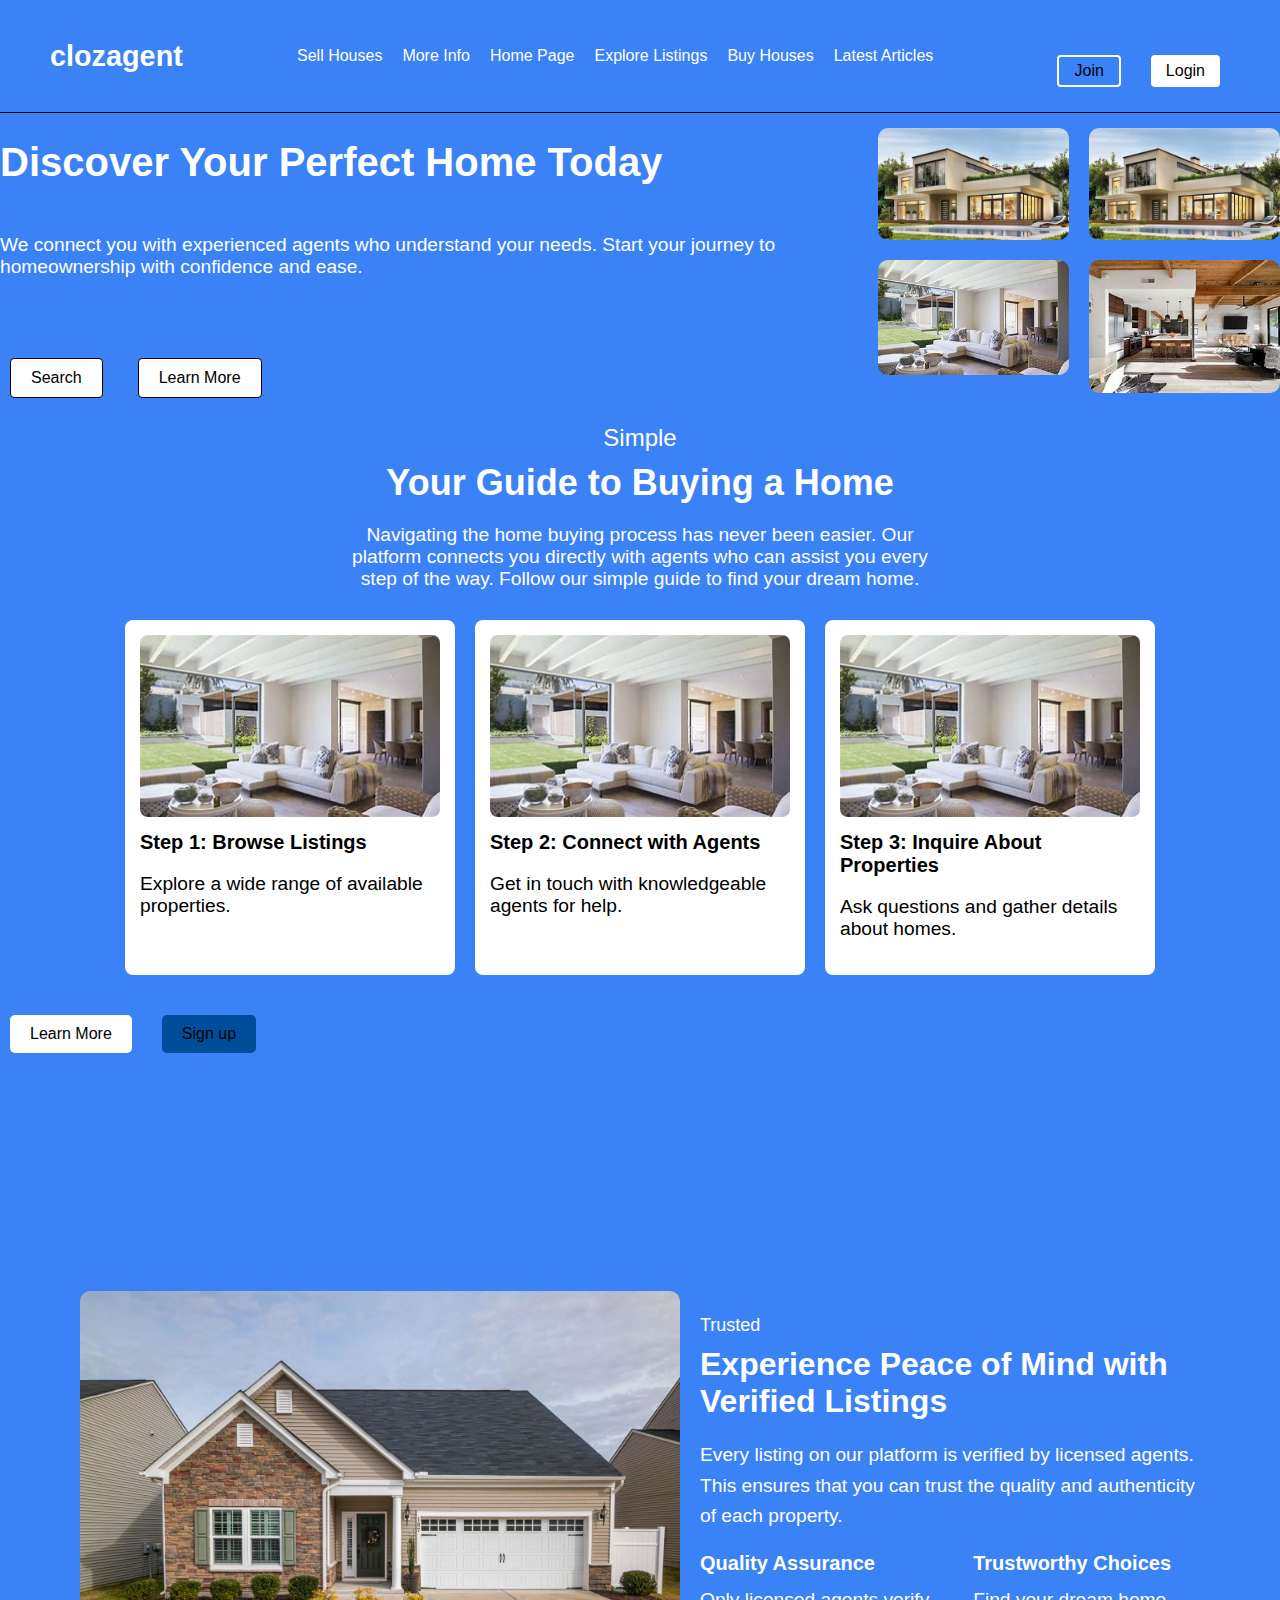
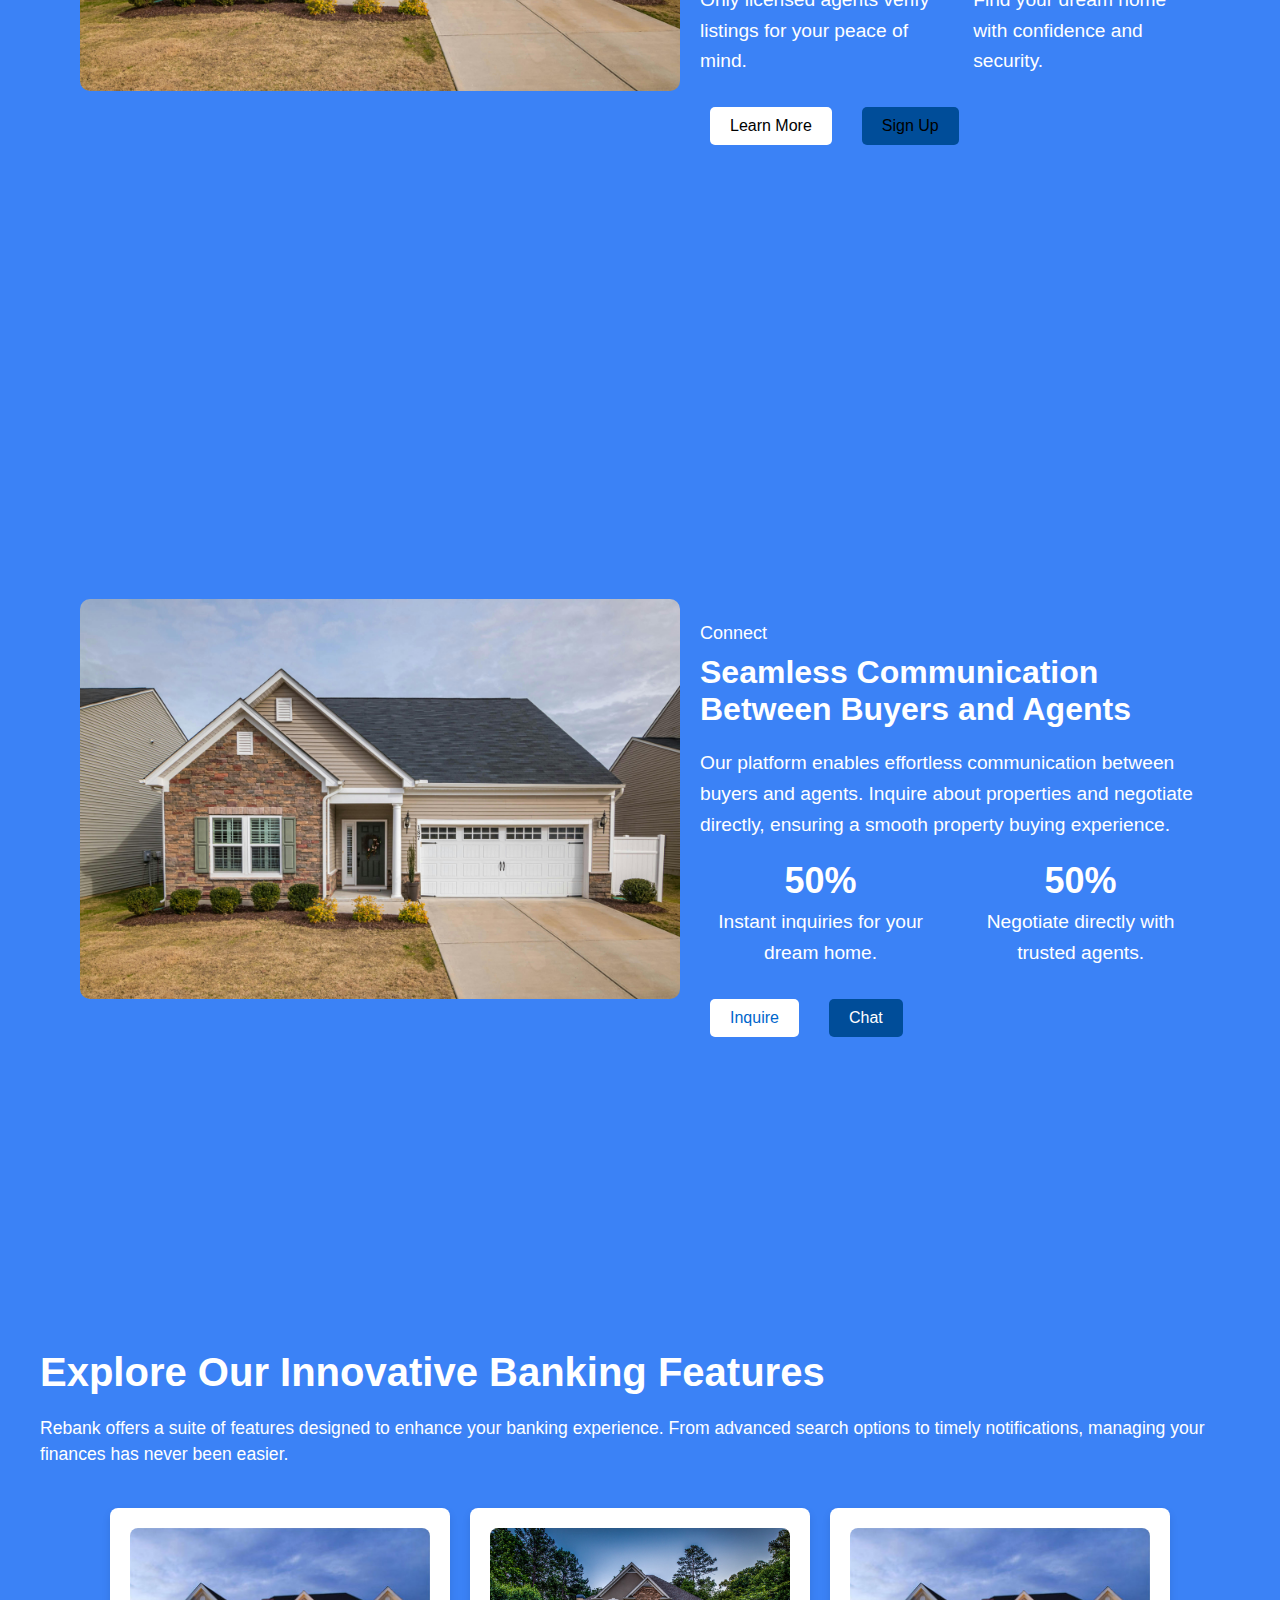
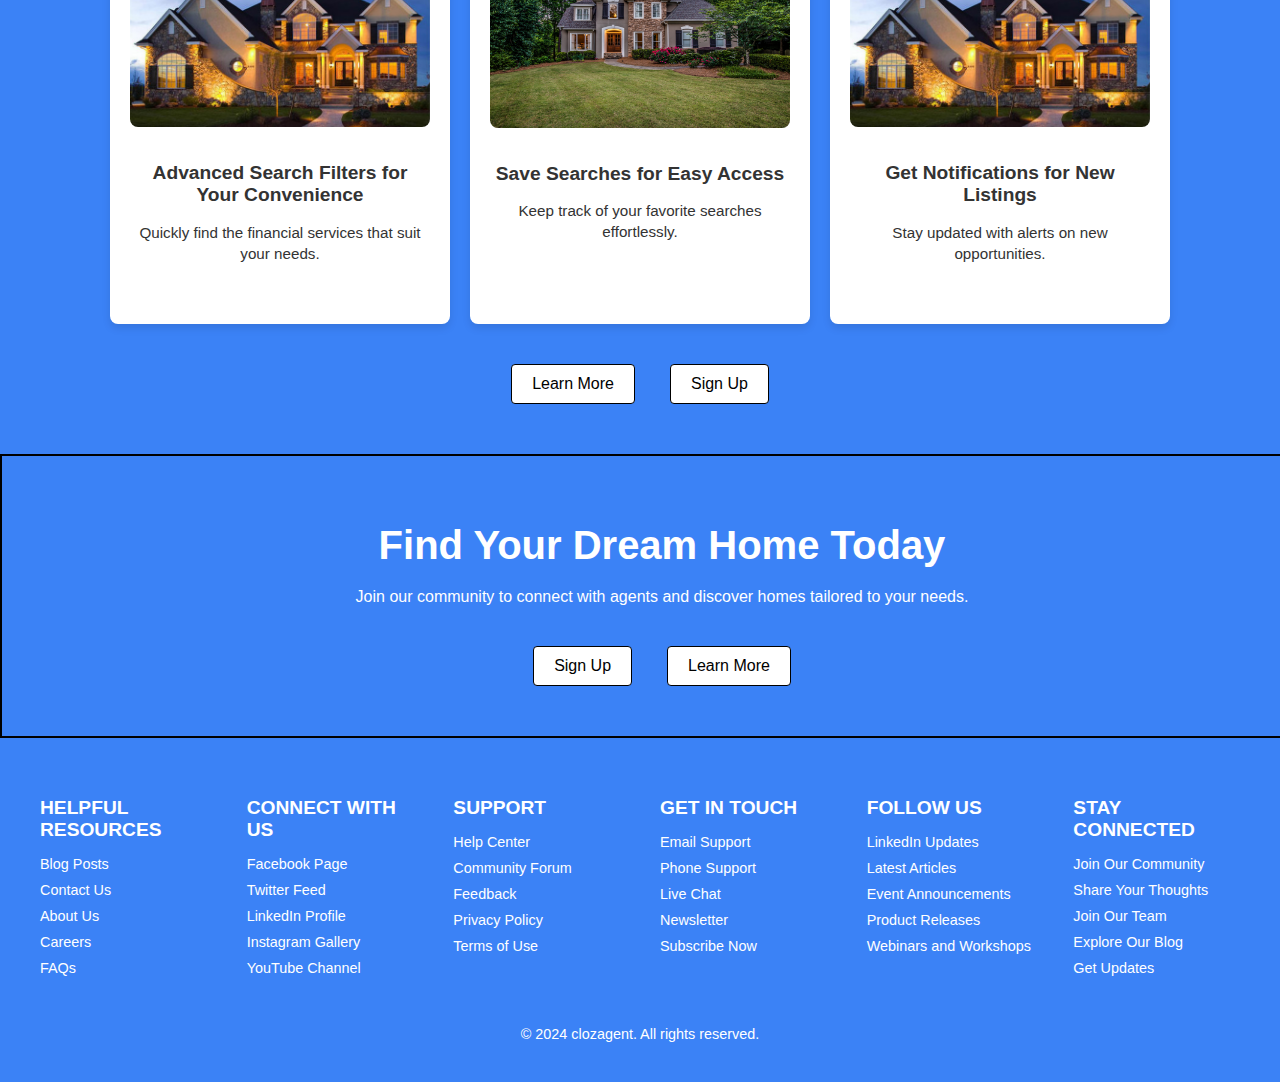
<file: index.html>
<!DOCTYPE html>
<html lang="en">
<head>
  <meta charset="UTF-8">
  <meta name="viewport" content="width=device-width, initial-scale=1.0">
 <link rel="stylesheet" href="./css/home.css">
  <title>clozagent</title>
</head>
<body>
  <nav class="navbar">
    <div class="logo">clozagent</div>
    <div class="menu">
      <a href="#">Sell Houses</a>
      <a href="#">More Info</a>
      <a href="#">Home Page</a>
      <a href="#">Explore Listings</a>
      <a href="#">Buy Houses</a>
      <a href="#">Latest Articles</a>
    </div>
    <div class="buttons">
      <button class="join-button"><a href="./signup.html">Join</a></button>
      <button class="login-button"><a href="./login.html">Login</a></button>
    </div>
  </nav>

  <div class="container1">
    <div class="content">
      <h1>Discover Your Perfect Home Today</h1>
      <p>We connect you with experienced agents who understand your needs. Start your journey to homeownership with confidence and ease.</p>
      <div class="buttons">
        <button class="search-button"><a href="">Search</a></button>
        <button class="learn-more-button"><a href="./blog.html">Learn More</a></button>
      </div>
    </div>
    <div class="image-grid">
      <img src="./img/OIP (3) - Copy.jpg" alt="House 1">
      <img src="./img/OIP (3) - Copy.jpg" alt="House 2">
      <img src="./img/OIP (5) - Copy.jpg" alt="House 3">
      <img src="./img/OIP (6) - Copy.jpg" alt="House 4">
    </div>
  </div>
  <div class="container2">
    <header>
      <h1>Simple</h1>
      <h2>Your Guide to Buying a Home</h2>
      <p>
        Navigating the home buying process has never been easier. Our platform connects you directly with agents who can assist you every step of the way. Follow our simple guide to find your dream home.
      </p>
    </header>

    <div class="steps">
      <div class="step">
        <img src="./img/OIP (5) - Copy.jpg" alt="Modern house">
        <h3>Step 1: Browse Listings</h3>
        <p>Explore a wide range of available properties.</p>
      </div>
      <div class="step">
        <img src="./img/OIP (5).jpg" alt="Traditional house">
        <h3>Step 2: Connect with Agents</h3>
        <p>Get in touch with knowledgeable agents for help.</p>
      </div>
      <div class="step">
        <img src="./img/OIP (5).jpg" alt="Luxury house">
        <h3>Step 3: Inquire About Properties</h3>
        <p>Ask questions and gather details about homes.</p>
      </div>
    </div>

    <div class="actions">
      <button class="learn-more"><a href="./blog.html">Learn More</a></button>
      <button class="sign-up"><a href="./signup.html">Sign up</a></button>
    </div>
  </div>
  <div class="container3">
    <div class="content">
      <div class="image-section">
        <img src="./img/photo-of-house-3555615 - Copy.jpg" alt="House">
      </div>
      <div class="text-section">
        <h4>Trusted</h4>
        <h1>Experience Peace of Mind with Verified Listings</h1>
        <p>
          Every listing on our platform is verified by licensed agents. This ensures that you can trust the quality and authenticity of each property.
        </p>
        <div class="features">
          <div class="feature">
            <h3>Quality Assurance</h3>
            <p>Only licensed agents verify listings for your peace of mind.</p>
          </div>
          <div class="feature">
            <h3>Trustworthy Choices</h3>
            <p>Find your dream home with confidence and security.</p>
          </div>
        </div>
        <div class="actions">
          <button class="learn-more"><a href="./blog.html">Learn More</a></button>
          <button class="sign-up"><a href="./signup.html">Sign Up</a></button>
        </div>
      </div>
    </div>
  </div>
  <div class="container4">
    <div class="content">
      <div class="image-section">
        <img src="./img/photo-of-house-3555615.jpg" alt="Beautiful house">
      </div>
      <div class="text-section">
        <h4>Connect</h4>
        <h1>Seamless Communication Between Buyers and Agents</h1>
        <p>
          Our platform enables effortless communication between buyers and agents. Inquire about properties and negotiate directly, ensuring a smooth property buying experience.
        </p>
        <div class="stats">
          <div class="stat">
            <h2>50%</h2>
            <p>Instant inquiries for your dream home.</p>
          </div>
          <div class="stat">
            <h2>50%</h2>
            <p>Negotiate directly with trusted agents.</p>
          </div>
        </div>
        <div class="actions">
          <button class="inquire">Inquire</button>
          <button class="chat">Chat</button>
        </div>
      </div>
    </div>
  </div>
  <div class="features-section">
    <h1>Explore Our Innovative Banking Features</h1>
    <p>
      Rebank offers a suite of features designed to enhance your banking experience. From advanced
      search options to timely notifications, managing your finances has never been easier.
    </p>

    <div class="features-grid">
      <div class="feature-card">
        <img src="./img/R - Copy.jpg" alt="Advanced Search Filters">
        <h2>Advanced Search Filters for Your Convenience</h2>
        <p>Quickly find the financial services that suit your needs.</p>
      </div>
      <div class="feature-card">
        <img src="./img/Residential-13-2000x1333.jpg" alt="Save Searches">
        <h2>Save Searches for Easy Access</h2>
        <p>Keep track of your favorite searches effortlessly.</p>
      </div>
      <div class="feature-card">
        <img src="./img/R - Copy.jpg" alt="Notifications">
        <h2>Get Notifications for New Listings</h2>
        <p>Stay updated with alerts on new opportunities.</p>
      </div>
    </div>

    <div class="buttons">
      <button class="learn-more"><a href="./blog.html">Learn More</a></button>
      <button class="sign-up"><a href="./signup.html">Sign Up</a></button>
    </div>
  </div>
  <div class="container5">
    <h1>Find Your Dream Home Today</h1>
    <p>Join our community to connect with agents and discover homes tailored to your needs.</p>
    <div class="buttons">
      <button><a href="./signup.html">Sign Up</a></button>
      <button><a href="./blog.html">Learn More</a></button>
  </div>
</div>
  <footer>
    <div class="footer-container">
      <div class="footer-column">
        <h3>Helpful Resources</h3>
        <ul>
          <li><a href="#">Blog Posts</a></li>
          <li><a href="#">Contact Us</a></li>
          <li><a href="#">About Us</a></li>
          <li><a href="#">Careers</a></li>
          <li><a href="#">FAQs</a></li>
        </ul>
      </div>
      <div class="footer-column">
        <h3>Connect With Us</h3>
        <ul>
          <li><a href="#">Facebook Page</a></li>
          <li><a href="#">Twitter Feed</a></li>
          <li><a href="#">LinkedIn Profile</a></li>
          <li><a href="#">Instagram Gallery</a></li>
          <li><a href="#">YouTube Channel</a></li>
        </ul>
      </div>
      <div class="footer-column">
        <h3>Support</h3>
        <ul>
          <li><a href="#">Help Center</a></li>
          <li><a href="#">Community Forum</a></li>
          <li><a href="#">Feedback</a></li>
          <li><a href="#">Privacy Policy</a></li>
          <li><a href="#">Terms of Use</a></li>
        </ul>
      </div>
      <div class="footer-column">
        <h3>Get In Touch</h3>
        <ul>
          <li><a href="#">Email Support</a></li>
          <li><a href="#">Phone Support</a></li>
          <li><a href="#">Live Chat</a></li>
          <li><a href="#">Newsletter</a></li>
          <li><a href="#">Subscribe Now</a></li>
        </ul>
      </div>
      <div class="footer-column">
        <h3>Follow Us</h3>
        <ul>
          <li><a href="#">LinkedIn Updates</a></li>
          <li><a href="#">Latest Articles</a></li>
          <li><a href="#">Event Announcements</a></li>
          <li><a href="#">Product Releases</a></li>
          <li><a href="#">Webinars and Workshops</a></li>
        </ul>
      </div>
      <div class="footer-column">
        <h3>Stay Connected</h3>
        <ul>
          <li><a href="#">Join Our Community</a></li>
          <li><a href="#">Share Your Thoughts</a></li>
          <li><a href="#">Join Our Team</a></li>
          <li><a href="#">Explore Our Blog</a></li>
          <li><a href="#">Get Updates</a></li>
        </ul>
      </div>
    </div>
    <div class="footer-bottom">
      © 2024 clozagent. All rights reserved.
    </div>
  </footer>
</body>
</html>
</file>
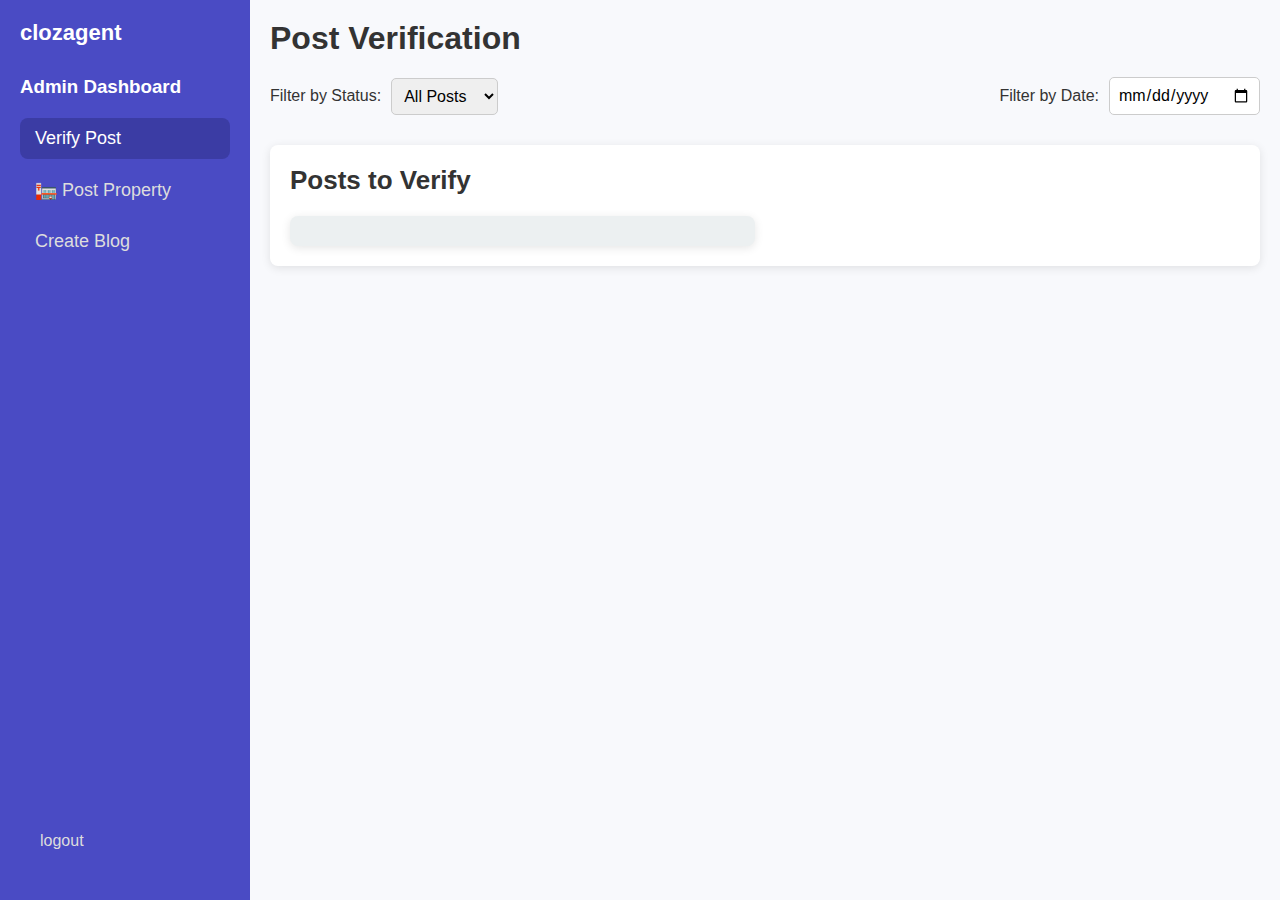
<file: admin-dashboard.html>
<!DOCTYPE html>
<html lang="en">
<head>
  <meta charset="UTF-8">
  <meta name="viewport" content="width=device-width, initial-scale=1.0">
  <title>Admin Dashboard</title>
  <link rel="stylesheet" href="./css/verify-post.css">
  <link rel="stylesheet" href="./css/style.css">
  <link rel="stylesheet" href="./css/common.css">
  <script src="./js/logout.js" defer></script>
  <script type="module" src="./js/admin-dashboard.js" defer ></script>
</head>
<body>
  <div class="dashboard">
    <div class="sidebar">
      <div class="logo">
        <div class="logo-icon"></div>
        <span>clozagent</span>
      </div>
      <nav>
        <h3>Admin Dashboard</h3>
        <ul>
          <li><a href="./verifypost.html" class="active">Verify Post</a></li>
          <li><a href="./admin-post.html">🏣 Post Property</a></li>
          <li><a href="#">Create Blog</a></li>
        </ul>
      </nav>
      <div class="sidebar-footer">
        <a id="logout-button"> logout </a>
      </div>
    </div>

    <div class="main-content">
      <header>
        <h1>Post Verification</h1>
      </header>
      
      <section class="filters">
        <div class="filter-box">
          <label for="status">Filter by Status:</label>
          <select id="status">
            <option value="all">All Posts</option>
            <option value="pending">Pending</option>
            <option value="approved">Approved</option>
            <option value="rejected">Rejected</option>
          </select>
        </div>
        <div class="filter-box">
          <label for="date">Filter by Date:</label>
          <input type="date" id="date" />
        </div>
      </section>

      <section class="posts">
        <h2>Posts to Verify</h2>
        <div class="post-list" id="post-list">
          <div class="post-card">
          </div>
        </div>
  </div>


  <div id="postModal1" class="modal">
    <div class="modal-content">
      <a href="#" class="close">&times;</a>
      <div class="modal-body">
        <img src="./img/R (2).jpg" alt="Property Image">
        <div class="modal-details">
          <p class="property-type"><strong>Property:</strong> Luxury Apartment</p>
          <p class="price"><strong>Price:</strong> #500,000,000</p>
          <p class="poster"><strong>Poster:</strong> Hamed agencies</p>
          <p class="address"><strong>Address:</strong> 123 Main Street</p>
          <button class="watch-video-btn">Watch Video</button>
          <span class="date"><strong>Date:</strong> 12/12/2024</span>
          <span class="date"><strong>Phone number:</strong> 09021252037</span>
        </div>
      </div>
    </div>
  </div>
  <div id="postModal2" class="modal">
    <div class="modal-content">
      <a href="#" class="close">&times;</a>
      <div class="modal-body">
        <img src="./img/OIP (4) - Copy.jpg" alt="Property Image">
        <div class="modal-details">
          <p class="property-type"><strong>Property:</strong> Beach House</p>
          <p class="price"><strong>Price:</strong>#750,000</p>
          <p class="poster"><strong>poster:</strong> Hamed agencies</p>
          <p class="address"><strong>Address:</strong> 456 Ocean Avenue</p>
          <button class="watch-video-btn">Watch Video</button>
          <span class="date"><strong>Date:</strong> 12/12/2024</span>
          <span class="date"><strong>Phone number:</strong> 09021252037</span>
        </div>
      </div>
    </div>
  </div>
  <div id="postModal2" class="modal">
    <div class="modal-content">
      <a href="#" class="close">&times;</a>
      <div class="modal-body">
        <img src="./img/OIP (4).jpg" alt="Property Image">
        <div class="modal-details">
          <p class="property-type"><strong>Property:</strong> Beach House</p>
          <p class="price"><strong>Price:</strong>#750,000</p>
          <p class="poster"><strong>poster:</strong> Hamed agencies</p>
          <p class="address"><strong>Address:</strong> 456 Ocean Avenue</p>
          <button class="watch-video-btn">Watch Video</button>
          <span class="date"><strong>Date:</strong> 12/12/2024</span>
          <span class="date"><strong>Phone number:</strong> 09021252037</span>
        </div>
      </div>
    </div>
  </div>
  <div id="postModal2" class="modal">
    <div class="modal-content">
      <a href="#" class="close">&times;</a>
      <div class="modal-body">
        <img src="./img/R - Copy.jpg" alt="Property Image">
        <div class="modal-details">
          <p class="property-type"><strong>Property:</strong> Beach House</p>
          <p class="price"><strong>Price:</strong>#750,000</p>
          <p class="poster"><strong>poster:</strong> Hamed agencies</p>
          <p class="address"><strong>Address:</strong> 456 Ocean Avenue</p>
          <button class="watch-video-btn">Watch Video</button>
          <span class="date"><strong>Date:</strong> 12/12/2024</span>
          <span class="date"><strong>Phone number:</strong> 09021252037</span>
        </div>
      </div>
    </div>
  </div>
  <div id="postModal2" class="modal">
    <div class="modal-content">
      <a href="#" class="close">&times;</a>
      <div class="modal-body">
        <img src="./img/photo-of-house-3555615 - Copy.jpg" alt="Property Image">
        <div class="modal-details">
          <p class="property-type"><strong>Property:</strong> Beach House</p>
          <p class="price"><strong>Price:</strong>#750,000</p>
          <p class="poster"><strong>poster:</strong> Hamed agencies</p>
          <p class="address"><strong>Address:</strong> 456 Ocean Avenue</p>
          <button class="watch-video-btn">Watch Video</button>
          <span class="date"><strong>Date:</strong> 12/12/2024</span>
          <span class="date"><strong>Phone number:</strong> 09021252037</span>
        </div>
      </div>
    </div>
  </div>
  <div id="postModal2" class="modal">
    <div class="modal-content">
      <a href="#" class="close">&times;</a>
      <div class="modal-body">
        <img src="./img/OIP (4).jpg" alt="Property Image">
        <div class="modal-details">
          <p class="property-type"><strong>Property:</strong> Beach House</p>
          <p class="price"><strong>Price:</strong>#750,000</p>
          <p class="poster"><strong>poster:</strong> Hamed agencies</p>
          <p class="address"><strong>Address:</strong> 456 Ocean Avenue</p>
          <button class="watch-video-btn">Watch Video</button>
          <span class="date"><strong>Date:</strong> 12/12/2024</span>
          <span class="date"><strong>Phone number:</strong> 09021252037</span>
        </div>
      </div>
    </div>
  </div>
</body>
</html>
</file>
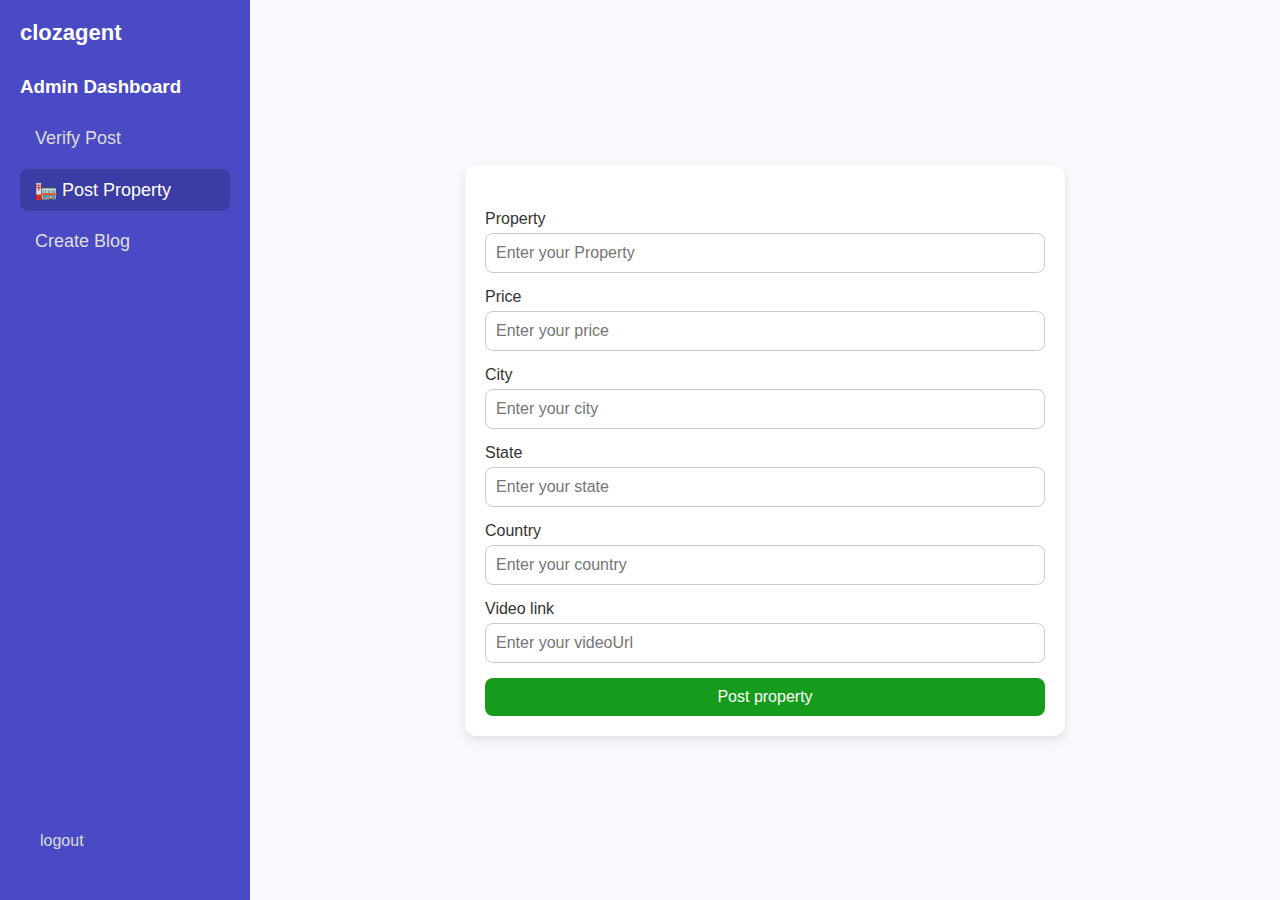
<file: admin-post.html>
<!DOCTYPE html>
<html lang="en">
<head>
    <meta charset="UTF-8">
    <meta name="viewport" content="width=device-width, initial-scale=1.0">
    <link rel="stylesheet" href="./css/verify-post.css">
    <link rel="stylesheet" href="./css/post.css">
    <link rel="stylesheet" href="./css/style.css">
    <link rel="stylesheet" href="./css/common.css">
    <script src="./js/logout.js" defer></script>
    <script defer src="./js/post.js"></script>
    <title>Admin Post Property</title>
</head>
<body>
  <div class="dashboard">
    <div class="sidebar">
      <div class="logo">
        <div class="logo-icon"></div>
        <span>clozagent</span>
      </div>
      <nav>
        <h3>Admin Dashboard</h3>
                <ul>
                    <li><a href="./admin-dashboard.html">Verify Post</a></li>
                    <li><a href="./admin-post.html" class="active">🏣 Post Property</a></li>
                    <li><a href="#">Create Blog</a></li>
                </ul>
            </nav>
            <div class="sidebar-footer">
                <a id="logout-button"> logout</a>
            </div>
        </div>
        <div class="post-container">
            <div class="post-card">
                <form class="post-form">
                    <div class="post-picture">
                        <!-- <img src="./img/OIP (6) - Copy.jpg" alt="Property picture"> -->
                        <!-- <input type="file" id="upload-picture" class="upload-btn" placeholder="upload property image"> -->
                    </div>
                    <label for="name">Property</label>
                    <input type="text" id="name" placeholder="Enter your Property">

                    <label for="price">Price</label>
                    <input type="text" id="price" placeholder="Enter your price">

                    <label for="city">City</label>
                    <input type="text" id="city" placeholder="Enter your city">

                    <label for="state">State</label>
                    <input type="text" id="state" placeholder="Enter your state">

                    <label for="country">Country</label>
                    <input type="text" id="country" placeholder="Enter your country">

                    <label for="videoUrl">Video link</label>
                    <input type="text" id="videoUrl" placeholder="Enter your videoUrl">
                    
                    <!-- <div class="form-buttons"> -->
                    <button type="submit" class="post-btn">Post property</button>
                    <!-- <button type="button" class="cancel-btn">Cancel</button> -->
                    <!-- </div> -->
                </form>
            </div>
        </div>
    </div>
</body>
</html>
</file>
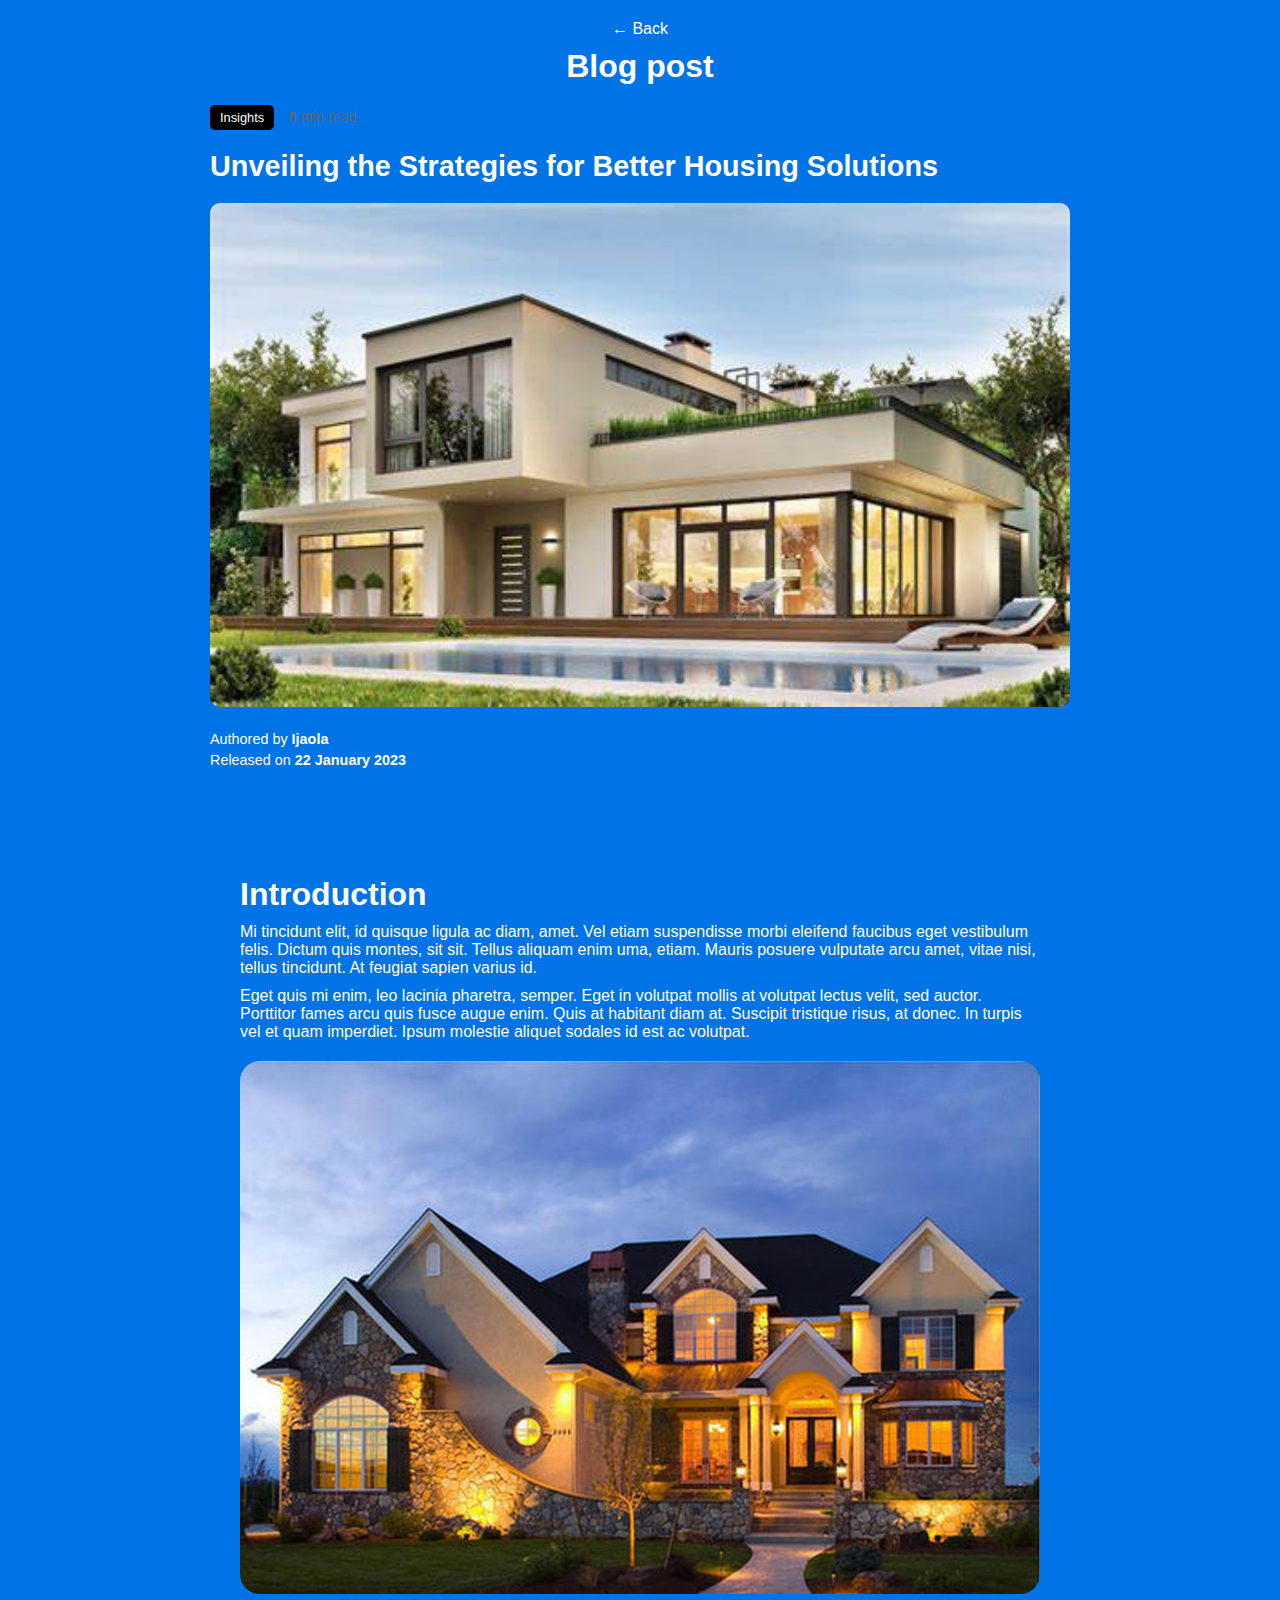
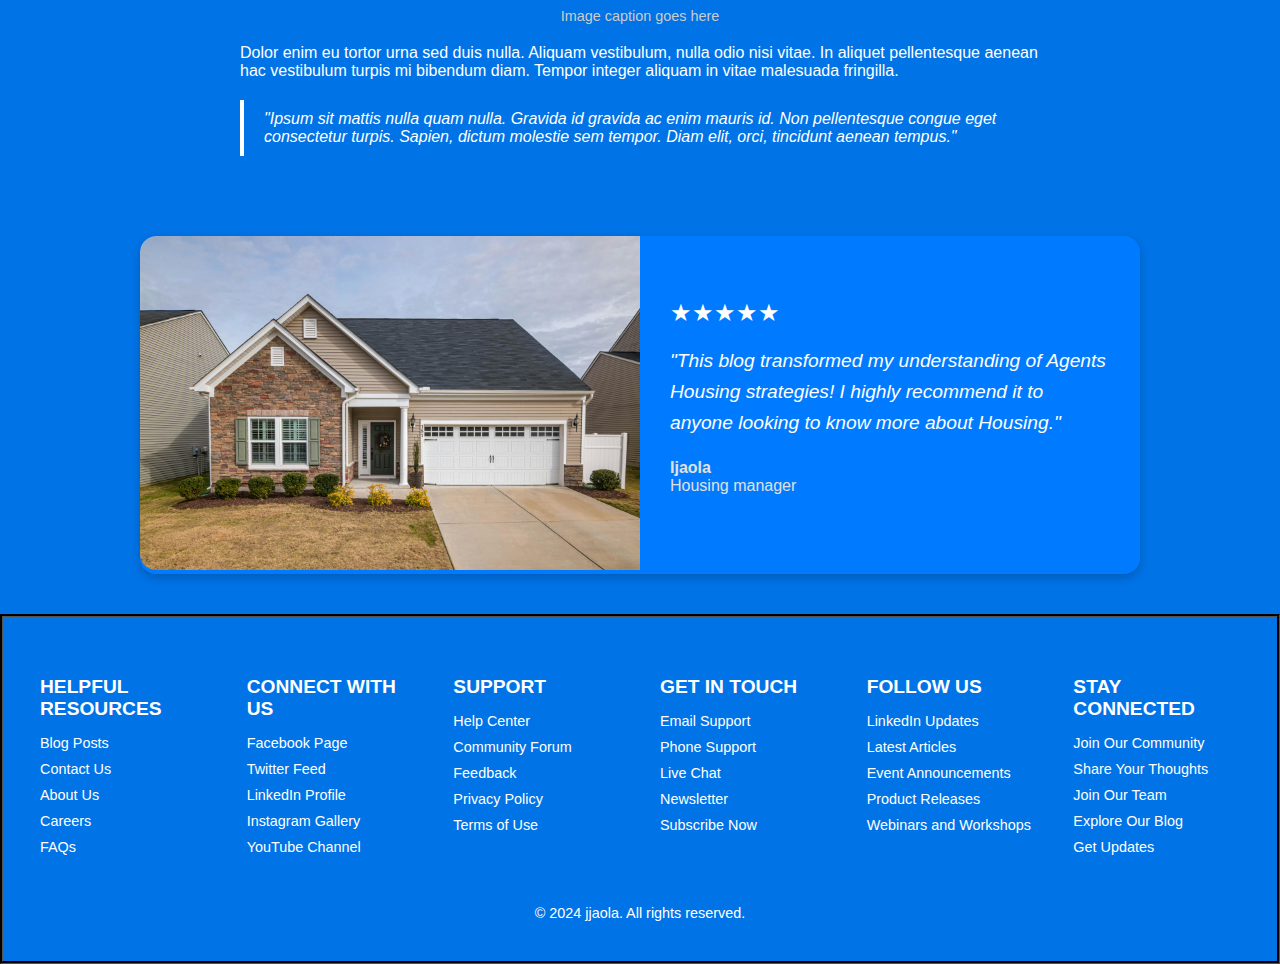
<file: blog.html>
<!DOCTYPE html>
<html lang="en">
<head>
  <meta charset="UTF-8">
  <meta name="viewport" content="width=device-width, initial-scale=1.0">
  <title>Blog Post</title>
  <link rel="stylesheet" href="./css/blog.css">
  <!-- <link href="https://cdnjs.cloudflare.com/ajax/libs/font-awesome/6.5.0/css/all.min.css" rel="stylesheet"> Font Awesome -->
</head>
<body>
  <div class="blog-container">
    <header>
      <a href="javascript:window.history.back()" class="back-link">&larr; Back</a>
      <h1>Blog post</h1>
    </header>

    <section class="content">
      <div class="tag">Insights</div>
      <span class="read-time">5 min read</span>
      <h2>Unveiling the Strategies for Better Housing Solutions</h2>
      <img src="./img/OIP (3).jpg" alt="Beautiful house" class="blog-image">
      
      <div class="details">
        <p>Authored by <span>Ijaola</span></p>
        <p>Released on <span>22 January 2023</span></p>
      </div>
      
      <div class="social-icons">
        <a href="#" title="Copy Link"><i class="fas fa-link"></i></a>
        <a href="#" title="LinkedIn"><i class="fab fa-linkedin"></i></a>
        <a href="#" title="Close"><i class="fas fa-times"></i></a>
        <a href="#" title="Facebook"><i class="fab fa-facebook"></i></a>
      </div>
    </section>
  </div>
   <div class="container">
    <section class="section">
      <h1 class="title">Introduction</h1>
      <p>
        Mi tincidunt elit, id quisque ligula ac diam, amet. Vel etiam suspendisse morbi eleifend faucibus 
        eget vestibulum felis. Dictum quis montes, sit sit. Tellus aliquam enim uma, etiam. Mauris posuere 
        vulputate arcu amet, vitae nisi, tellus tincidunt. At feugiat sapien varius id.
      </p>
      <p>
        Eget quis mi enim, leo lacinia pharetra, semper. Eget in volutpat mollis at volutpat lectus velit, sed auctor. 
        Porttitor fames arcu quis fusce augue enim. Quis at habitant diam at. Suscipit tristique risus, at donec. 
        In turpis vel et quam imperdiet. Ipsum molestie aliquet sodales id est ac volutpat.
      </p>
    </section>
    <div class="image-container">
      <img src="./img/R - Copy.jpg" alt="Modern house">
      <p class="image-caption">Image caption goes here</p>
    </div>

    <section class="section">
      <p>
        Dolor enim eu tortor urna sed duis nulla. Aliquam vestibulum, nulla odio nisi vitae. In aliquet pellentesque 
        aenean hac vestibulum turpis mi bibendum diam. Tempor integer aliquam in vitae malesuada fringilla.
      </p>
      <blockquote>
        "Ipsum sit mattis nulla quam nulla. Gravida id gravida ac enim mauris id. Non pellentesque congue eget consectetur 
        turpis. Sapien, dictum molestie sem tempor. Diam elit, orci, tincidunt aenean tempus."
      </blockquote>
    </section>
  </div>
  <div class="testimonial-container">
    <div class="image-section">
      <img src="./img/photo-of-house-3555615.jpg" alt="House image">
    </div>
    <div class="text-section">
      <div class="rating">★★★★★</div>
      <p class="testimonial">
        "This blog transformed my understanding of Agents Housing strategies! I highly recommend it to anyone looking to know more about Housing."
      </p>
      <p class="author">
        <strong>Ijaola</strong><br>
        Housing manager
      </p>
    </div>
  </div>
  <footer>
    <div class="footer-container">
      <div class="footer-column">
        <h3>Helpful Resources</h3>
        <ul>
          <li><a href="#">Blog Posts</a></li>
          <li><a href="#">Contact Us</a></li>
          <li><a href="#">About Us</a></li>
          <li><a href="#">Careers</a></li>
          <li><a href="#">FAQs</a></li>
        </ul>
      </div>
      <div class="footer-column">
        <h3>Connect With Us</h3>
        <ul>
          <li><a href="#">Facebook Page</a></li>
          <li><a href="#">Twitter Feed</a></li>
          <li><a href="#">LinkedIn Profile</a></li>
          <li><a href="#">Instagram Gallery</a></li>
          <li><a href="#">YouTube Channel</a></li>
        </ul>
      </div>
      <div class="footer-column">
        <h3>Support</h3>
        <ul>
          <li><a href="#">Help Center</a></li>
          <li><a href="#">Community Forum</a></li>
          <li><a href="#">Feedback</a></li>
          <li><a href="#">Privacy Policy</a></li>
          <li><a href="#">Terms of Use</a></li>
        </ul>
      </div>
      <div class="footer-column">
        <h3>Get In Touch</h3>
        <ul>
          <li><a href="#">Email Support</a></li>
          <li><a href="#">Phone Support</a></li>
          <li><a href="#">Live Chat</a></li>
          <li><a href="#">Newsletter</a></li>
          <li><a href="#">Subscribe Now</a></li>
        </ul>
      </div>
      <div class="footer-column">
        <h3>Follow Us</h3>
        <ul>
          <li><a href="#">LinkedIn Updates</a></li>
          <li><a href="#">Latest Articles</a></li>
          <li><a href="#">Event Announcements</a></li>
          <li><a href="#">Product Releases</a></li>
          <li><a href="#">Webinars and Workshops</a></li>
        </ul>
      </div>
      <div class="footer-column">
        <h3>Stay Connected</h3>
        <ul>
          <li><a href="#">Join Our Community</a></li>
          <li><a href="#">Share Your Thoughts</a></li>
          <li><a href="#">Join Our Team</a></li>
          <li><a href="#">Explore Our Blog</a></li>
          <li><a href="#">Get Updates</a></li>
        </ul>
      </div>
    </div>
    <div class="footer-bottom">
      © 2024 jjaola. All rights reserved.
    </div>
  </footer>
</body>
</html>
</file>
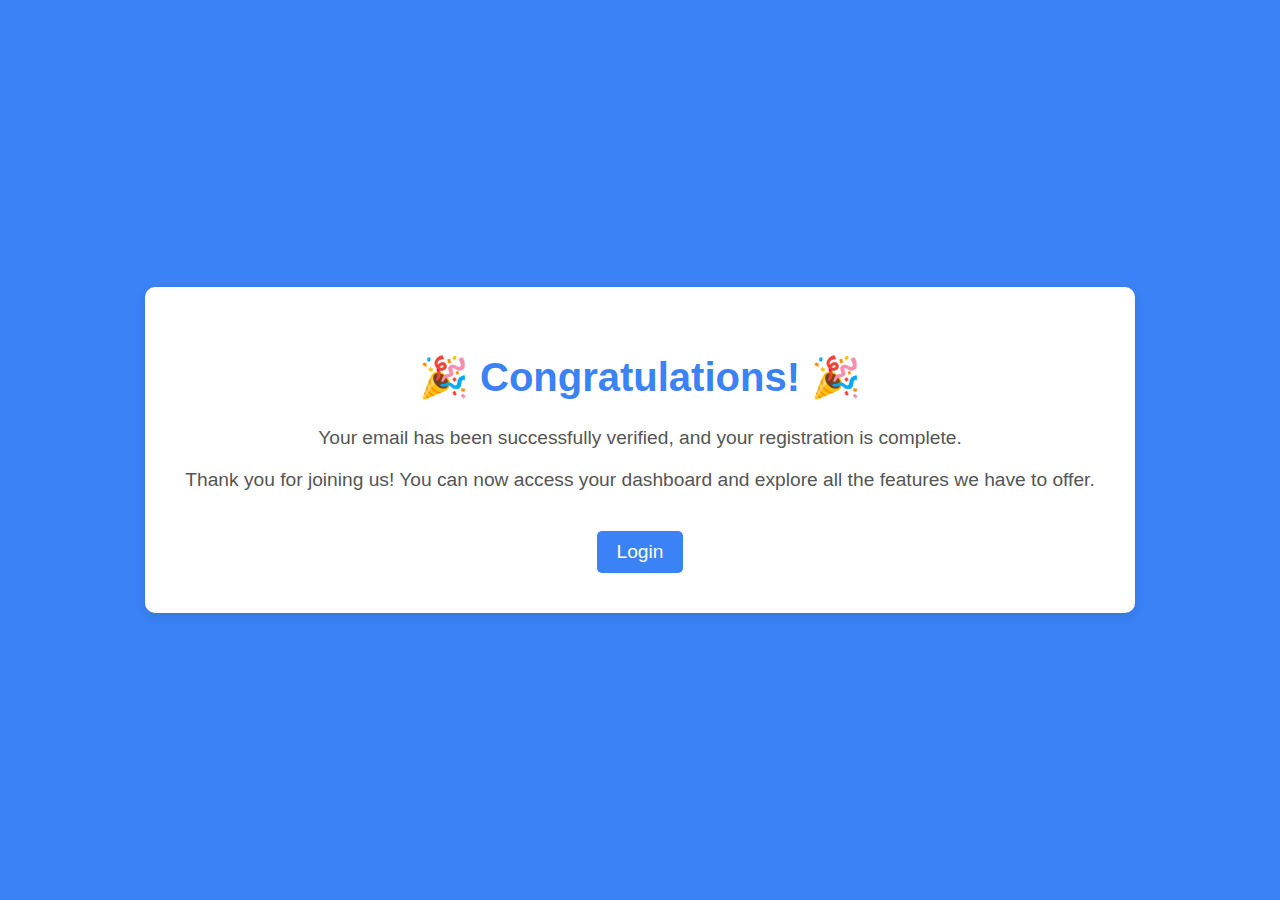
<file: congrats.html>
<!DOCTYPE html>
<html lang="en">
<head>
    <meta charset="UTF-8">
    <meta name="viewport" content="width=device-width, initial-scale=1.0">
    <link rel="stylesheet" href="./css/congrats.css">
    <title>Congratulation page</title>
</head>
<body>
    <div class="container">
        <h1>🎉 Congratulations! 🎉</h1>
        <p>Your email has been successfully verified, and your registration is complete.</p>
        <p>Thank you for joining us! You can now access your dashboard and explore all the features we have to offer.</p>
        <a href="./login.html">Login</a>
    </div>
</body>
</html>
</file>
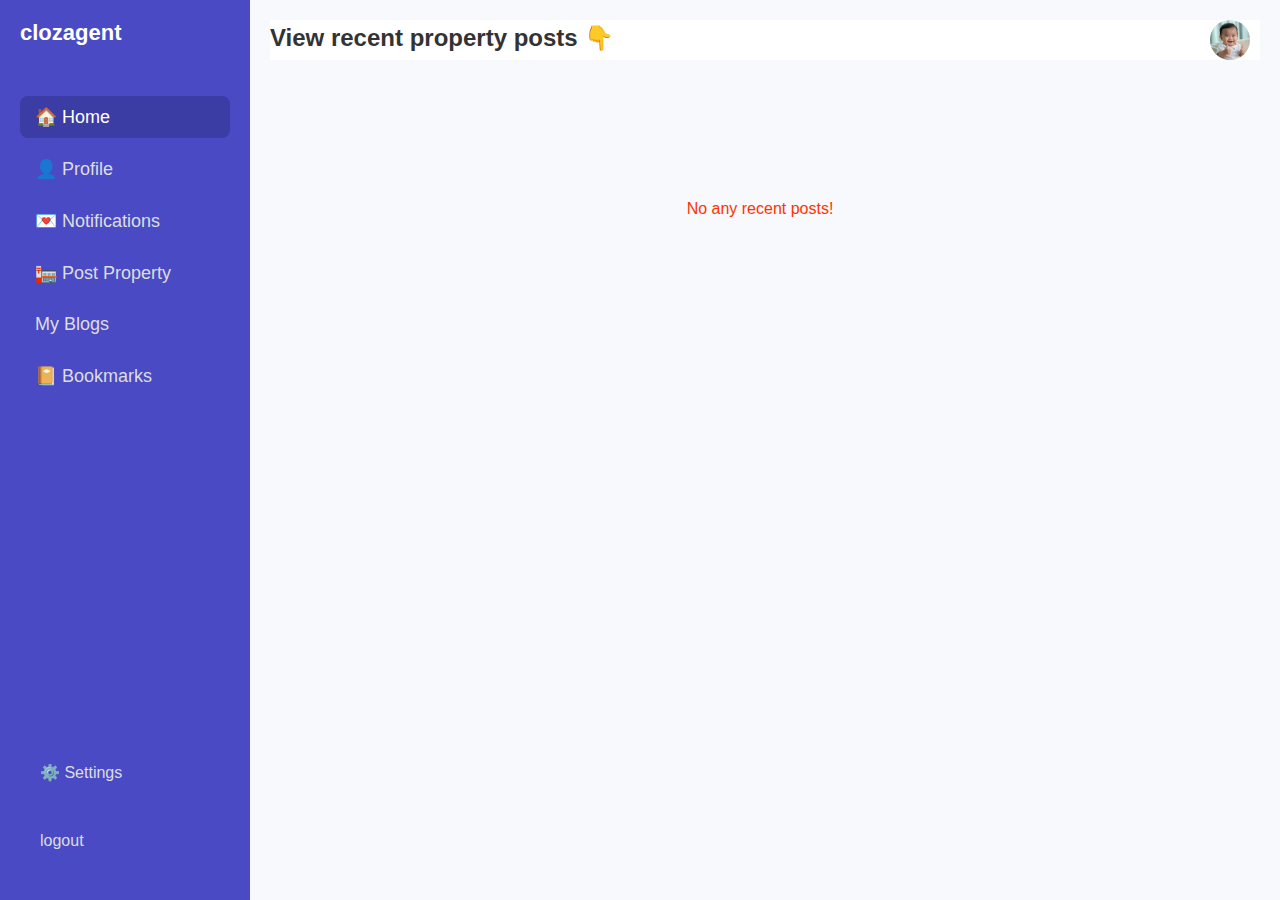
<file: dashboard.html>
<!DOCTYPE html>
<html lang="en">
<head>
  <meta charset="UTF-8">
  <meta name="viewport" content="width=device-width, initial-scale=1.0">
  <title>Property Dashboard</title>
  <link rel="stylesheet" href="./css/style.css">
  <link rel="stylesheet" href="./css/common.css">
  <script src="./js/logout.js" defer></script>
  <script src="./js/dashboard.js" defer></script>
</head>
<body>
  <div class="dashboard">
    <div class="sidebar">
      <div class="logo">clozagent</div>
      <nav>
        <ul>
          <li><a href="#" class="active">🏠  Home</a></li>
          <li><a href="./profile.html">👤  Profile</a></li>
          <li><a href="./Nofication.html">💌  Notifications</a></li>
          <li><a href="./post.html">🏣 Post Property</a></li>
          <li><a href="#">My Blogs</a></li>
          <li><a href="#">📔  Bookmarks</a></li>
        </ul>
      </nav>
      <div class="sidebar-footer">
        <a href="./setting.html">⚙️  Settings</a>
        <a id="logout-button"> logout </a>
      </div>
    </div>

    <div class="main-content">
      <div class="header">
        <div>
          <p class="welcome-message"></p>
          <h1>View recent property posts 👇</h1>
        </div>
        <div class="profile-info">
          <img src="./img/babylaughing.jpeg" alt="avatar">
          <span class="user-email"></span>
        </div>
      </div>
      <div class="property-list" id="property-list"><span class="recent-post">No any recent posts!</span></div>
    </div>
  </div>
</body>
</html>
</file>
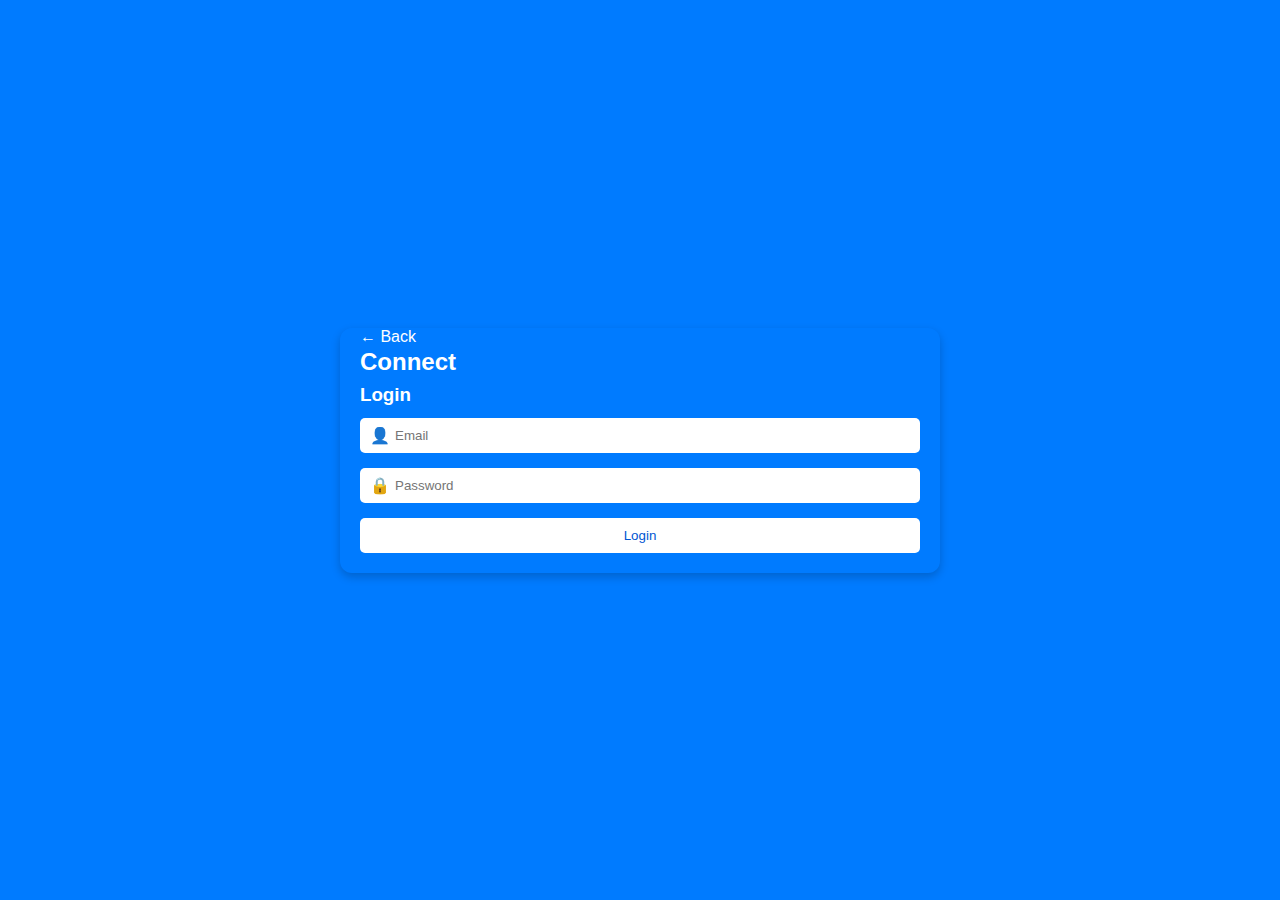
<file: login.html>
<!DOCTYPE html>
<html lang="en">
<head>
  <meta charset="UTF-8">
  <meta name="viewport" content="width=device-width, initial-scale=1.0">
  <title>login clozagent</title>
  <link rel="stylesheet" href="./css/login.css">
  <link rel="stylesheet" href="./css/common.css">
  <script src="./js/login.js" defer></script>
</head>
<body>
  <div class="container">
    <a href="./index.html" class="back-button">← Back</a>
    <div class="form-card">
      <h2>Connect</h2>
      <h3>Login </h3>
      <form id="login-form">
        <div class="input-group">
          <span class="icon">👤</span>
          <input type="email" id="email" placeholder="Email" required>
        </div>
        <div class="input-group">
          <span class="icon">🔒</span>
          <input type="password" id="password" placeholder="Password" required>
        </div>
        <button type="submit" class="login-button">Login</button>
      </form>
    </div>
  </div>
</body>
</html>
</file>
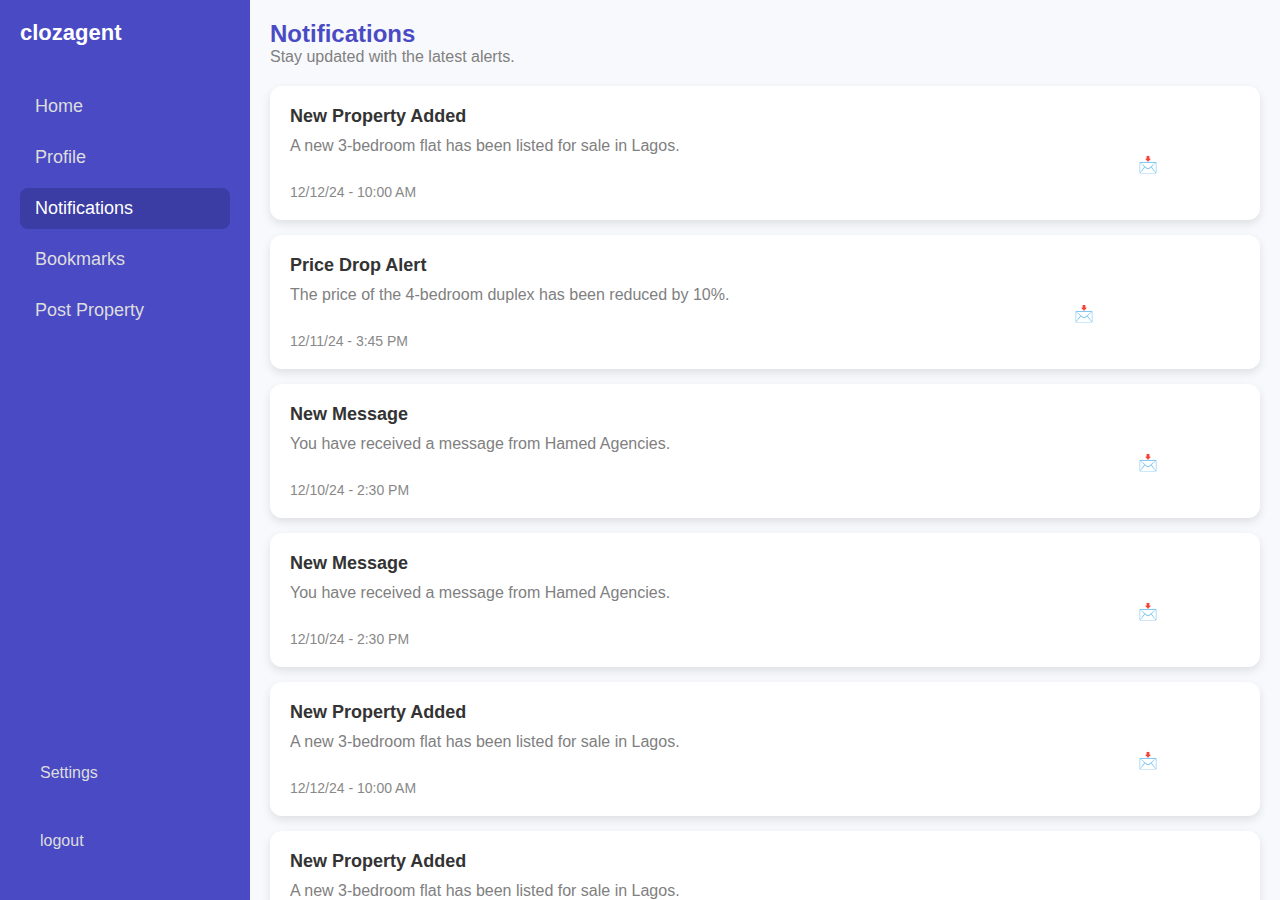
<file: Nofication.html>
<!DOCTYPE html>
<html lang="en">
<head>
  <meta charset="UTF-8">
  <meta name="viewport" content="width=device-width, initial-scale=1.0">
  <title>Notification Page</title>
  <link rel="stylesheet" href="./css/notification.css">
  <link rel="stylesheet" href="./css/common.css">
  <script src="./js/logout.js" defer></script>
</head>
<body>
  <div class="dashboard">
    <div class="sidebar">
      <div class="logo">clozagent</div>
      <nav>
        <ul>
          <li><a href="./dashboard.html">Home</a></li>
          <li><a href="./profile.html">Profile</a></li>
          <li><a href="#" class="active">Notifications</a></li>
          <li><a href="#">Bookmarks</a></li>
          <li><a href="./post.html">Post Property</a></li>
        </ul>
      </nav>
      <div class="sidebar-footer">
        <a href="./setting.html">Settings</a>
        <a id="logout-button">logout</a>
      </div>
    </div>

    <div class="main-content">
      <div class="header">
        <h1>Notifications</h1>
        <p>Stay updated with the latest alerts.</p>
      </div>

      <div class="notification-list">
        <div class="notification-card">
          <h3>New Property Added</h3>
          <p>A new 3-bedroom flat has been listed for sale in Lagos.<span class="emoji">📩</span></p>
          <span class="timestamp">12/12/24 - 10:00 AM</span>
        </div>

        <div class="notification-card">
          <h3>Price Drop Alert</h3>
          <p>The price of the 4-bedroom duplex has been reduced by 10%.<span class="emoji2">📩</span></p>
          <span class="timestamp">12/11/24 - 3:45 PM</span>
        </div>

        <div class="notification-card">
          <h3>New Message</h3>
          <p>You have received a message from Hamed Agencies.<span class="emoji">📩</span></p>
          <span class="timestamp">12/10/24 - 2:30 PM</span>
        </div>
        
        <div class="notification-card">
          <h3>New Message</h3>
          <p>You have received a message from Hamed Agencies.<span class="emoji">📩</span></p>
          <span class="timestamp">12/10/24 - 2:30 PM</span>
        </div>

        <div class="notification-card">
          <h3>New Property Added</h3>
          <p>A new 3-bedroom flat has been listed for sale in Lagos.<span class="emoji">📩</span></p>
          <span class="timestamp">12/12/24 - 10:00 AM</span>
        </div>

        <div class="notification-card">
          <h3>New Property Added</h3>
          <p>A new 3-bedroom flat has been listed for sale in Lagos.<span class="emoji">📩</span></p>
          <span class="timestamp">12/12/24 - 10:00 AM</span>
        </div>

        <div class="notification-card">
          <h3>New Property Added</h3>
          <p>A new 3-bedroom flat has been listed for sale in Lagos.<span class="emoji">📩</span></p>
          <span class="timestamp">12/12/24 - 10:00 AM</span>
        </div>

        <div class="notification-card">
          <h3>New Property Added</h3>
          <p>A new 3-bedroom flat has been listed for sale in Lagos.<span class="emoji">📩</span></p>
          <span class="timestamp">12/12/24 - 10:00 AM</span>
        </div>

        <div class="notification-card">
          <h3>New Property Added</h3>
          <p>A new 3-bedroom flat has been listed for sale in Lagos.<span class="emoji">📩</span></p>
          <span class="timestamp">12/12/24 - 10:00 AM</span>
        </div>

        <div class="notification-card">
          <h3>New Property Added</h3>
          <p>A new 3-bedroom flat has been listed for sale in Lagos.<span class="emoji">📩</span></p>
          <span class="timestamp">12/12/24 - 10:00 AM</span>
        </div>

        <div class="notification-card">
          <h3>New Property Added</h3>
          <p>A new 3-bedroom flat has been listed for sale in Lagos. <span class="emoji">📩</span></p>
          <span class="timestamp">12/12/24 - 10:00 AM</span>
        </div>

      </div>
    </div>
  </div>
</body>
</html>
</file>
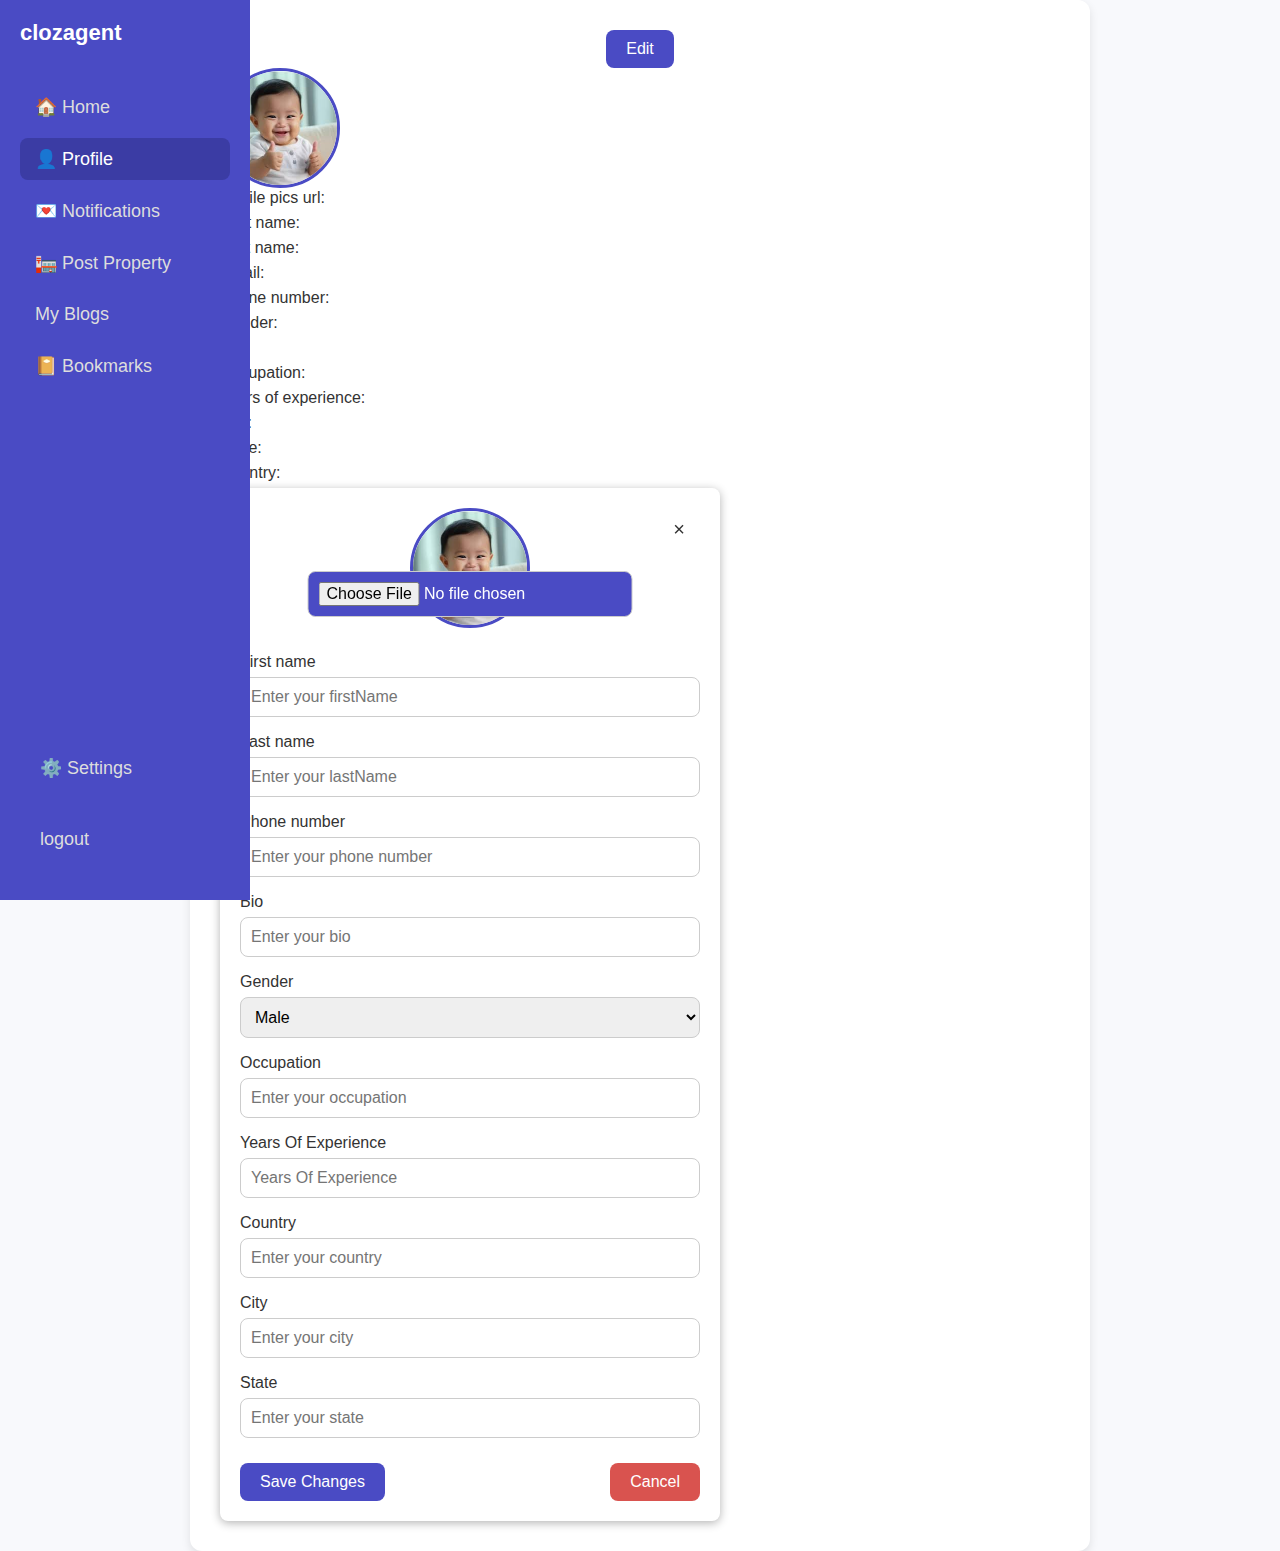
<file: profile.html>
<!DOCTYPE html>
<html lang="en">
<head>
  <meta charset="UTF-8">
  <meta name="viewport" content="width=device-width, initial-scale=1.0">
  <title>Profile Page</title>
  <link rel="stylesheet" href="./css/profile.css">
  <link rel="stylesheet" href="./css/common.css">
  <script src="./js/logout.js" defer></script>
  <script src="./js/profile.js" defer></script>
</head>
<body>
  <div class="dashboard">
    <div class="sidebar">
      <div class="logo">clozagent</div>
      <nav>
        <ul>
          <li><a href="./dashboard.html">🏠  Home</a></li>
          <li><a href="#" class="active">👤  Profile</a></li>
          <li><a href="./Nofication.html">💌  Notifications</a></li>
          <li><a href="./post.html">🏣 Post Property</a></li> 
          <li><a href="#">My Blogs</a></li>
          <li><a href="#">📔  Bookmarks</a></li>
        </ul>
      </nav>
      <div class="sidebar-footer">
        <a href="./setting.html">⚙️  Settings</a>
        <a id="logout-button"> logout </a>
      </div>
    </div>
    <div class="profile-container">
      <div class="profile-card">
        <button class="save-btn"><a href="#profile-modal" class="edit">Edit</a></button>
        <div class="display-info">
          <img src="./img/babylaughing.jpeg" alt="Profile Picture"/>
          <label for="img">Profile pics url: <span class="avatar"></span></label>
          <p class="p-firstname">First name: <span class="firstName"></span></p>
          <p class="p-lastname">Last name: <span class="lastName"></span></p>
          <p>Email: <span class="email"></span></p>
          <p>Phone number: <span class="phoneNumber"></span></p>
          <p class="p-gender"> Gender: <span class="gender"></span></p>

          <p>Bio: <span class="bio"></span></p>

          <p>Occupation: <span class="occupation"></span></p>
          <p class="p-experience">Years of experience: <span class="experience"></span></p>

          <p>City: <span class="city"></span></p>
          <p class="p-state">State: <span class="state"></span></p>
          <p class="p-country">Country: <span class="country"></span></p>
        </div>

        <div id="profile-modal" class="modal">
          <div class="modal-content">
            <form class="profile-form">
              <div class="profile-picture">
              <a href="#" class="close" id="closeModal">&times;</a>
                <img src="./img/babylaughing.jpeg" alt="Profile Picture"/>
                <input type="file" id="upload-picture" class="upload-btn">
              </div>
              <label for="name"> First name </label>
              <input type="text" id="firstName" placeholder="Enter your firstName" />

              <label for="name"> Last name</label>
              <input type="text" id="lastName" placeholder="Enter your lastName" />

              <label for="phone"> Phone number</label>
              <input type="tel" id="phone" placeholder="Enter your phone number" />

              <label for="bio"> Bio</label>
              <input type="text" id="bio" placeholder="Enter your bio">

            <label for="gender">Gender</label>
            <select name="Gender" id="option">
              <option value="Male">Male</option>
              <option value="Female">Female</option>
            </select>

              <label for="occupation"> Occupation</label>
              <input type="text" id="occupation" placeholder="Enter your occupation">

              <label for="yearsOfExperience">Years Of Experience</label>
              <input type="text" id="yearsOfExperience" placeholder="Years Of Experience">
            
              <label for="country">Country</label>
              <input type="text" id="country" placeholder="Enter your country">

              <label for="city">City</label>
              <input type="text" id="city" placeholder="Enter your city">

              <label for="state">State</label>
              <input type="text" id="state" placeholder="Enter your state">

              <div class="form-buttons">
                <button type="submit" class="save-btn">Save Changes</button>
                <button type="button" class="cancel-btn">Cancel</button>
              </div>
            </form>
          </div>
        </div>
      </div>
    </div>
  </div>
</body>
</html>
</file>
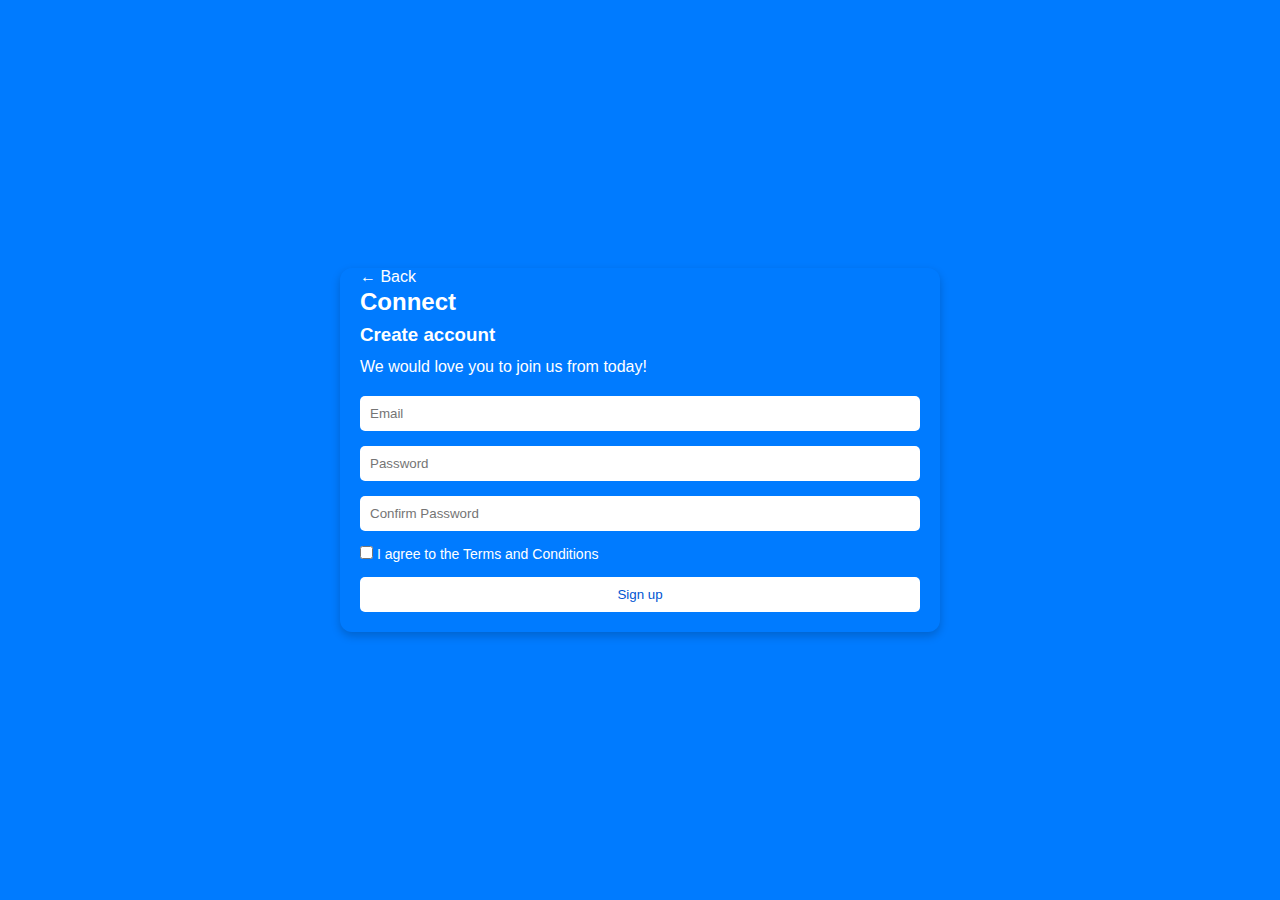
<file: signup.html>
<!DOCTYPE html>
<html lang="en">
<head>
  <meta charset="UTF-8">
  <meta name="viewport" content="width=device-width, initial-scale=1.0">
  <title>Create Account</title>
  <link rel="stylesheet" href="./css/signup.css">
  <link rel="stylesheet" href="./css/common.css">
  <script src="./js/signup.js" defer></script>
</head>
<body>
  <div class="container">
    <a href="javascript:window.history.back()" class="back-button">← Back</a>
    <div class="form-card">
      <h2>Connect</h2>
      <h3>Create account</h3>
      <p>We would love you to join us from today!</p>
      <form id="signup-form">
        <input type="email" id="email" placeholder="Email" required>
        <input type="password" id="password" placeholder="Password" required>
        <input type="password" id="confirm-pass" placeholder="Confirm Password" required>
        <label>
          <input type="checkbox" id="agreedToTerms" required>
          I agree to the Terms and Conditions
        </label>
        <button type="submit" class="signup-button">Sign up</button>
      </form>
    </div>
  </div>
</body>
</html>
</file>
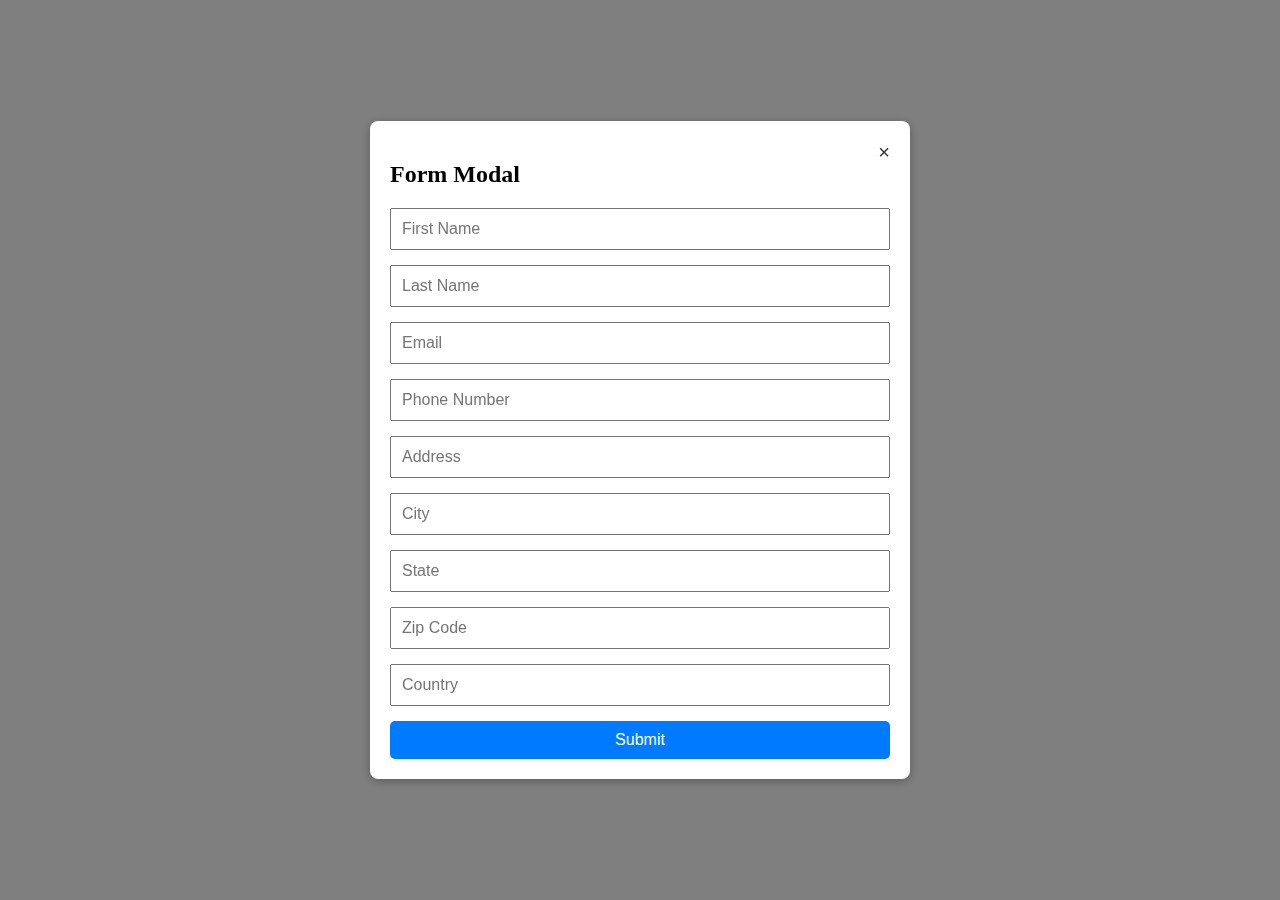
<file: tmp.html>
<!DOCTYPE html>
<html lang="en">
<head>
  <meta charset="UTF-8">
  <meta name="viewport" content="width=device-width, initial-scale=1.0">
  <title>Scrollable Modal with Close Button</title>
  <style>
    /* Modal overlay */
    .modal-overlay {
      position: fixed;
      top: 0;
      left: 0;
      width: 100%;
      height: 100%;
      background-color: rgba(0, 0, 0, 0.5);
      display: flex;
      justify-content: center;
      align-items: center;
      z-index: 1000;
      visibility: visible;
      opacity: 1;
      transition: visibility 0.3s, opacity 0.3s;
    }

    /* Hidden state for modal */
    .modal-overlay.hidden {
      visibility: hidden;
      opacity: 0;
    }

    /* Modal content */
    .modal {
      background: white;
      width: 90%;
      max-width: 500px;
      max-height: 80%;
      border-radius: 8px;
      overflow-y: auto;
      box-shadow: 0 2px 10px rgba(0, 0, 0, 0.3);
      padding: 20px;
      position: relative;
    }

    /* Close button */
    .close-button {
      position: absolute;
      top: 10px;
      right: 10px;
      background: none;
      border: none;
      font-size: 20px;
      cursor: pointer;
      color: #333;
    }

    .close-button:hover {
      color: red;
    }

    /* Form styling */
    form {
      display: flex;
      flex-direction: column;
      gap: 15px;
    }

    input, button {
      padding: 10px;
      font-size: 16px;
    }

    button {
      background-color: #007BFF;
      color: white;
      border: none;
      border-radius: 5px;
      cursor: pointer;
    }

    button:hover {
      background-color: #0056b3;
    }
  </style>
</head>
<body>
  <div class="modal-overlay" id="modal">
    <div class="modal">
      <button class="close-button" id="closeModal">×</button>
      <h2>Form Modal</h2>
      <form>
        <input type="text" placeholder="First Name" required>
        <input type="text" placeholder="Last Name" required>
        <input type="email" placeholder="Email" required>
        <input type="text" placeholder="Phone Number" required>
        <input type="text" placeholder="Address" required>
        <input type="text" placeholder="City" required>
        <input type="text" placeholder="State" required>
        <input type="text" placeholder="Zip Code" required>
        <input type="text" placeholder="Country" required>
        <button type="submit">Submit</button>
      </form>
    </div>
  </div>

  <script>
    // Get references to the modal and close button
    const modal = document.getElementById('modal');
    const closeModal = document.getElementById('closeModal');

    // Function to close the modal
    const hideModal = () => {
      modal.classList.add('hidden');
    };

    // Attach event listener to the close button
    closeModal.addEventListener('click', hideModal);

    // Optional: Close modal when clicking outside of it
    window.addEventListener('click', (event) => {
      if (event.target === modal) {
        hideModal();
      }
    });
  </script>
</body>
</html>
</file>
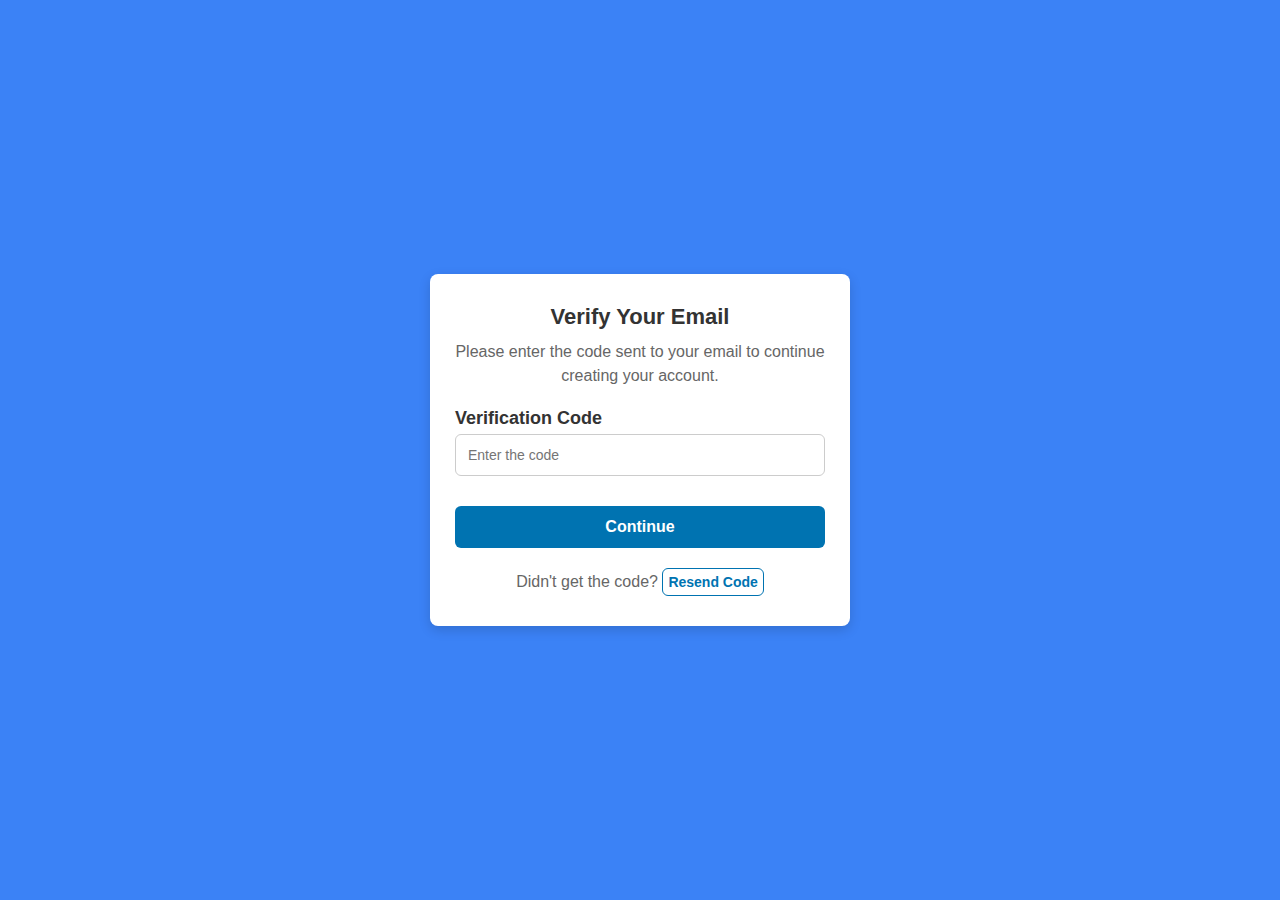
<file: verificationpage.html>
<!DOCTYPE html>
<html lang="en">
<head>
  <meta charset="UTF-8">
  <meta name="viewport" content="width=device-width, initial-scale=1.0">
  <link rel="stylesheet" href="./css/verificationpage.css">
  <script src="./js/verify-email.js" defer ></script>
  <script src="./js/resend-code.js" defer></script>
  <title>verify email</title>
</head>
<body>
  <div class="container">
    <!-- <div class="logo">
      <img src="" alt="Log" 09138792274>
    </div> -->
    <div class="heading">Verify Your Email</div>
    <div class="subheading">
      Please enter the code sent to your email to continue creating your account.
    </div>
    <form id="verify-form">
      <div class="form-group">
        <label for="verification-code"> <span>Verification Code</span></label>
        <div class="verification">
          <input type="text" id="verification-code" placeholder="Enter the code" required>
        </div>
      </div>
      <button type="submit" class="btn">Continue</button>
    </form>
    <div class="footer">
      <p>Didn't get the code? <button type="submit" class="resend-btn">Resend Code</button></p>
    </div>
  </div>
</body>
</html>
</file>
<file: css/home.css>
body {
  font-family: Arial, sans-serif;
  margin: 0;
  background-color: #3b82f6;
  color: white;
  display: grid;
  grid-template-rows: 100px, repeat(6, 400px);
}

.navbar {
  display: flex;
  justify-content: space-between;
  align-items: center;
  padding: 15px 50px;
  background-color: #3b82f6;
  border-bottom: 1px solid black;
}

.navbar .logo {
  font-size: 1.8em;
  font-weight: bold;
  font-family: 'Cursive', sans-serif;
}

.navbar .menu {
  display: flex;
  gap: 20px;
}
.navbar .menu{
  text-decoration: none;
}


.navbar .menu a {
  text-decoration: none;
  color: white;
  font-size: 1em;
}

.navbar .menu a:hover {
  text-decoration: underline;
  color: aliceblue;
}

.navbar .buttons {
  display: flex;
  gap: 10px;
}

.navbar .join-button {
  background-color: transparent;
  color: white;
  border: 2px solid white;
  padding: 5px 15px;
  cursor: pointer;
}

.navbar .login-button {
  /* background-color: black; */
  color: white;
  border: none;
  padding: 5px 15px;
  cursor: pointer;
}

.container1 {
  display: flex;
  justify-content: space-between;
  align-items: center;
  /* padding: 50px; */
}

.content {
  max-width: 40%;
}

h1 {
  font-size: 2.5em;
  margin-bottom: 10px;
}

p {
  margin-bottom: 20px;
  font-size: 1.2em;
}

.buttons {
  display: flex;
  gap: 10px;
}

.search-button {
  background-color: black;
  color: white;
  border: none;
  padding: 10px 20px;
  font-size: 1em;
  cursor: pointer;
}

.learn-more-button {
  background-color: transparent;
  color: white;
  border: 2px solid white;
  padding: 10px 20px;
  font-size: 1em;
  cursor: pointer;
}

.image-grid {
  display: grid;
  grid-template-columns: repeat(2, 1fr);
  gap: 20px;
}

.image-grid img {
  width: 100%;
  border-radius: 10px;
}
.container2 {
    text-align: center;
    /* padding: 20px; */
  }
  
  header h1 {
    font-size: 24px;
    margin-bottom: 10px;
    font-weight: normal;
  }
  
  header h2 {
    font-size: 36px;
    margin: 0;
    font-weight: bold;
  }
  
  header p {
    max-width: 600px;
    margin: 20px auto;
  }
  
  .steps {
    display: flex;
    justify-content: center;
    gap: 20px;
    margin: 30px 0;
    flex-wrap: wrap;
  }
  
  .step {
    background-color: white;
    color: black;
    padding: 15px;
    border-radius: 8px;
    width: 300px;
    text-align: left;
  }
  
  .step img {
    width: 100%;
    border-radius: 8px;
  }
  
  .step h3 {
    font-size: 20px;
    margin: 10px 0;
  }
  
  .actions {
    margin: 20px 0;
  }
  .sign-up {
    background-color: #004d99;
    color: white;
  }
  .container3{
    display: flex;
    justify-content: center;
    align-items: center;
    min-height: 100vh;
    /* padding: 20px; */
  }
  .text-section {
    max-width: 500px;
  }
  
  .text-section h4 {
    font-size: 18px;
    font-weight: normal;
    margin-bottom: 10px;
  }
  
  .text-section h1 {
    font-size: 32px;
    margin: 0 0 20px;
  }
  
  .text-section p {
    margin-bottom: 20px;
    line-height: 1.6;
  }
  
  .features {
    display: flex;
    gap: 20px;
    margin-bottom: 20px;
  }
  
  .feature h3 {
    font-size: 20px;
    margin: 0 0 10px;
  }
  
  .feature p {
    margin: 0;
  }  
  .learn-more {
    background-color: white;
    color: #0066cc;
  }
  .container4{
    display: flex;
    justify-content: center;
    align-items: center;
    min-height: 100vh;
    /* padding: 20px; */
  }
  
   .content {
    display: flex;
    max-width: 1200px;
    gap: 20px;
    flex-wrap: wrap;
  }
   
  .image-section img {
    width: 100%;
    max-width: 600px;
    border-radius: 10px;
  }
  
  .stats {
    display: flex;
    gap: 20px;
    margin-bottom: 20px;
  }
  
  .stat {
    text-align: center;
  }
  
  .stat h2 {
    font-size: 36px;
    margin: 0;
  }
  
  .stat p {
    margin: 5px 0 0;
  }
  
  .actions {
    display: flex;
    gap: 10px;
  }
  

  .inquire {
    background-color: white;
    color: #0066cc;
  }
  
  .chat {
    background-color: #004d99;
    color: white;
  }
  .features-section {
    padding: 40px;
  }
  
  .features-section h1 {
    font-size: 2.5em;
    margin-bottom: 20px;
  }
  
  .features-section p {
    font-size: 1.1em;
    margin-bottom: 40px;
    line-height: 1.5;
  }
  
  .features-grid {
    display: flex;
    justify-content: center;
    gap: 20px;
    flex-wrap: wrap;
  }
  
  .feature-card {
    background: white;
    color: #333;
    border-radius: 8px;
    box-shadow: 0 4px 8px rgba(0, 0, 0, 0.1);
    max-width: 300px;
    padding: 20px;
    text-align: center;
  }
  
  .feature-card img {
    width: 100%;
    border-radius: 8px;
    margin-bottom: 15px;
}
  
.feature-card h2 {
    font-size: 1.2em;
    margin-bottom: 10px;
}
  
.feature-card p {
    font-size: 0.95em;
    line-height: 1.4;
}
  
.buttons {
    margin-top: 30px;
}
  
button {
    background-color: white;
    color: #0078FF;
    border: none;
    padding: 10px 20px;
    margin: 10px;
    border-radius: 5px;
    cursor: pointer;
    font-size: 1em;

}
  
button:hover {
    background-color: #005BB5;
    color: white;
}
.container1, .container2, .container3 {
  margin: 0% 0;
  padding: 0px;

}
.container5 {
  background-color: transparent;
  border: 2px solid #000; 
  padding: 40px 20px;
  text-align: center;
  max-width: 1576px;
  width: 100%;
}
.container5 h1 {
  font-size: 2.5rem;
  color: #fff;
  font-weight: bold;
  margin-bottom: 20px;
}
.container5 p {
  font-size: 1rem;
  color: #fff; 
  margin-bottom: 30px;
}
.buttons {
  display: flex;
  justify-content: center;
  gap: 15px; 
}
.buttons button {
  padding: 10px 20px;
  border: 1px solid #000;
  background-color: #fff;
  color: #000;
  font-size: 1rem;
  cursor: pointer;
  border-radius: 4px;
  transition: background-color 0.3s ease, color 0.3s ease;
}

.buttons button:hover {
  background-color: #005BB5;
  color: #fff; 
}

footer {
  padding: 40px 20px;
  text-align: center;
}

.footer-container {
  display: flex;
  flex-wrap: wrap;
  justify-content: center;
  gap: 40px; 
  max-width: 1200px;
  margin: 0 auto;
}

.footer-column {
  flex: 1;
  min-width: 150px;
  max-width: 200px;
  text-align: left;
}

.footer-column h3 {
  font-size: 1.2rem;
  font-weight: bold;
  margin-bottom: 15px;
  text-transform: uppercase;
}

.footer-column ul {
  list-style: none;
  padding: 0;
  margin: 0;
}

.footer-column ul li {
  margin-bottom: 10px;
  font-size: 0.9rem;
}

.footer-column ul li a {
  text-decoration: none;
  color: #fff;
  transition: color 0.3s;
}

.footer-column ul li a:hover {
  color: #1e90ff; 
}

.footer-bottom {
  margin-top: 40px;
  font-size: 0.9rem;
}
a{
  color: black;
  text-decoration: none;

}
</file>
<file: css/verify-post.css>
* {
  margin: 0;
  padding: 0;
  box-sizing: border-box;
  font-family: 'Arial', sans-serif;
}

body {
  background-color: #f4f4f9;
  color: #333;
}

.dashboard {
  display: flex;
  min-height: 100vh;
}

.sidebar {
  width: 250px;
  background-color: #4a4bc4;
  color: white;
  display: flex;
  flex-direction: column;
  padding: 20px;
  position: sticky;
  top: 0;
  height: 100vh; 
  overflow: hidden; 
}

  
.sidebar .logo {
  font-size: 22px;
  font-weight: bold;
  margin-bottom: 30px; 
}
  
.sidebar nav ul {
  list-style: none;
  padding-top: 10px; 
}
  
.sidebar nav ul li {
  margin: 10px 0;
}
  
.sidebar nav ul li a {
  text-decoration: none;
  color: #ddd;
  font-size: 18px;
  display: block;
  padding: 10px 15px;
  border-radius: 8px;
  transition: background-color 0.3s;
}
  
.sidebar nav ul li a:hover,
.sidebar nav ul li a.active {
  background-color: #3b3ca4;
  color: white;
}
  
.sidebar-footer {
  margin-top: auto;
}
.sidebar-footer a:hover,
.sidebar-footer a:active{
  background-color: #3b3ca4;
  color: white;
}
.sidebar-footer a {
  border-radius: 8px;
  text-decoration: none;
  color: #ddd;
  font-size: 18px;
  margin: 10px 0;
  display: block;
  padding: 20px;
  transition: background-color 0.3s;
}

.main-content {
  flex: 1;
  padding: 30px;
}

header h1 {
  font-size: 32px;
  margin-bottom: 20px;
}

.filters {
  margin-bottom: 30px;
  display: flex;
  justify-content: space-between;
}

.filter-box {
  display: flex;
  align-items: center;
}

.filter-box label {
  font-size: 16px;
  margin-right: 10px;
}

.filter-box select, .filter-box input {
  padding: 8px;
  font-size: 16px;
  border: 1px solid #ccc;
  border-radius: 5px;
}

.posts {
  background-color: white;
  padding: 20px;
  border-radius: 8px;
  box-shadow: 0 2px 10px rgba(0, 0, 0, 0.1);
  overflow: scroll;
}

.posts h2 {
  font-size: 26px;
  margin-bottom: 20px;
}

.post-list {
  display: grid;
  grid-template-columns: 1fr 1fr;
  gap: 20px;
}

.post-card {
  background-color: #ecf0f1;
  border-radius: 8px;
  padding: 15px;
  box-shadow: 0 2px 10px rgba(0, 0, 0, 0.1);
  position: relative;
}

.post-card .post-header {
  font-size: 18px;
  margin-bottom: 10px;
}

.post-card .post-header strong {
  color: #2c3e50;
}

.post-card .post-footer {
  margin-top: 15px;
}

.post-card label {
  display: inline-block;
  margin-right: 20px;
  font-size: 16px;
}

.post-card input[type="checkbox"] {
  margin-right: 10px;
  accent-color: #3498db;
}

.post-card input[type="checkbox"]:hover {
  transform: scale(1.1);
  cursor: pointer;
}

.post-card button.verify-btn {
  background-color: #3498db;
  color: white;
  padding: 10px 15px;
  border: none;
  border-radius: 5px;
  cursor: pointer;
  margin-top: 10px;
}

.post-card button.verify-btn:hover {
  background-color: #2980b9;
}

.post-card:hover {
  transform: translateY(-5px);
  transition: transform 0.3s ease;
}
.post-link {
  text-decoration: none;
  color: inherit;
  display: block;
  transition: box-shadow 0.3s, transform 0.3s;
}

.post-link:hover {
  box-shadow: 0 4px 10px rgba(0, 0, 0, 0.2);
  transform: scale(1.02);
}

button {
    padding: 8px 10px;
    font-size: 16px;
    border: none;
    border-radius: 8px;
    cursor: pointer;
    transition: background-color 0.3s, transform 0.2s;
}
  
  button:active {
    transform: scale(0.98);
  }
  
  .approved {
    background-color: #3b3ca4;
    color: white;
    margin-right: 5px;
  }
  
  .approved:hover {
    background-color: #169c1c;
  }
  
  .rejected {
    background-color: #d9534f;
    color: white;
    margin-left: 5px;
  }
  
  .rejected:hover {
    background-color: #c9302c;
  }

.modal {
  display: none;
  position: fixed;
  top: 0;
  left: 0;
  width: 100%;
  height: 100%;
  background: rgba(0, 0, 0, 0.6);
  justify-content: center;
  align-items: center;
  z-index: 1000;
}

.modal:target {
  display: flex;
}

.modal-content {
  display: block;
  background: white;
  width: 50%;
  padding: 20px;
  border-radius: 8px;
  box-shadow: 0 4px 10px rgba(0, 0, 0, 0.2);
  position: relative;
  text-align: center;
}

.modal-body img {
  max-width: 100%;
  height: auto;
  margin-bottom: 15px;
  border-radius: 8px;
}

.modal-details p {
  font-size: 16px;
  margin: 5px 0;
}

.close {
  position: absolute;
  top: 10px;
  right: 15px;
  text-decoration: none;
  font-size: 20px;
  color: #333;
  cursor: pointer;
}
</file>
<file: css/style.css>
* {
  margin: 0;
  padding: 0;
  box-sizing: border-box;
}

body {
  font-family: 'Arial', sans-serif;
  display: flex;
  height: 100vh;
  background-color: #f8f9fc;
  color: #333;
  overflow: hidden; 
}

.dashboard {
  display: flex;
  width: 100%;
}

.sidebar {
  width: 250px;
  background-color: #4a4bc4;
  color: white;
  display: flex;
  flex-direction: column;
  justify-content: flex-start;
  padding: 20px;
  position: relative;
}

.sidebar .logo {
  font-size: 22px;
  font-weight: bold;
  margin-bottom: 30px; 
}

.sidebar nav ul {
  list-style: none;
  padding-top: 10px; 
}

.sidebar nav ul li {
  margin: 10px 0;
}

.sidebar nav ul li a {
  text-decoration: none;
  color: #ddd;
  font-size: 18px;
  display: block;
  padding: 10px 15px;
  border-radius: 8px;
  transition: background-color 0.3s;
}

.sidebar nav ul li a:hover,
.sidebar nav ul li a.active {
  background-color: #3b3ca4;
  color: white;
}

.sidebar-footer {
  margin-top: auto;
}

.sidebar-footer a {
  text-decoration: none;
  color: #ddd;
  font-size: 16px;
  margin: 10px 0;
  display: block;
  padding: 20px;
}


.main-content {
  flex: 1;
  display: flex;
  flex-direction: column;
  padding: 20px;
  overflow: hidden;
}

.header {
  display: flex;
  justify-content: space-between;
  align-items: center;
  margin-bottom: 20px;
  background-color: white;
  z-index: 1;
}

.header h1 {
  font-size: 24px;
  margin-bottom: 5px;
}

.header p {
  color: gray;
}

.profile-info {
  display: flex;
  align-items: center;
}

.profile-info img {
  width: 40px;
  height: 40px;
  border-radius: 50%;
  margin-right: 10px;
}

.property-list {
  display: grid;
  grid-template-columns: repeat(auto-fit, minmax(500px, 1fr)); 
  gap: 20px;
  height: calc(100vh - 120px);
  overflow-y: auto; 
  padding-right: 10px;
}

.property-card {
  background: white;
  border-radius: 12px;
  overflow: hidden;
  box-shadow: 0 4px 10px rgba(0, 0, 0, 0.1);
  transition: transform 0.3s;
  position: relative;
  display: flex;
  flex-direction: column; 
  min-height: 480px;
}

.property-card:hover {
  transform: translateY(-5px);
}

.verified-tag {
  position: absolute;
  top: 20px;
  left: 10px;
  background: #28a745;
  color: white;
  font-size: 14px;
  padding: 5px 10px;
  border-radius: 20px;
  font-weight: bold;
}
.available-tag {
  position: absolute;
  top: 20px;
  left: 400px;
  background:#4a4bc4;
  color: white;
  font-size: 14px;
  padding: 5px 10px;
  border-radius: 20px;
  font-weight: bold;
}
.property-card img {
  width: 100%;
  height: 250px; 
  object-fit: cover; 
}

.card-content {
  padding: 20px;
  display: flex;
  flex-direction: column;
  justify-content: space-between; 
  flex-grow: 1; 
}

.card-content .property-type {
  font-size: 18px;
  font-weight: bold;
  margin-bottom: 10px;
  overflow-wrap: break-word; 
}

.card-content .price {
  color: #4a4bc4;
  font-weight: bold;
  margin-bottom: 5px;
}

.card-content p {
  color: gray;
  font-size: 16px;
  margin-bottom: 5px;
  overflow-wrap: break-word; 
}

.card-content button {
  background-color: #4a4bc4;
  color: white;
  border: none;
  padding: 12px 20px;
  border-radius: 8px;
  cursor: pointer;
  margin-top: 10px;
  font-size: 16px;
  transition: background-color 0.3s;
}

.card-content button:hover {
  background-color: #3b3ca4;
}

.card-content .date {
  display: block;
  margin-top: 10px;
  color: gray;
  font-size: 17px;
  margin-bottom: 50px;
}
.rented-tag {
  position: absolute;
  top: 20px;
  left: 430px;
  background: red;
  color: white;
  font-size: 14px;
  padding: 5px 10px;
  border-radius: 20px;
  font-weight: bold;
}
.processing-tag {
  position: absolute;
  top: 20px;
  left: 400px;
  background: rgb(224, 224, 31);
  color: white;
  font-size: 14px;
  padding: 7px 12px;
  border-radius: 20px;
  font-weight: bold;
}

.watch_video{
  display: block;
  text-decoration: none;
  color: white;
}
</file>
<file: css/common.css>
.alert-success {
  padding: 15px;
  border: 1px solid #d6e9c6;
  border-radius: 4px;
  color: #007bff;
  background-color: #dff0d8;
  position: relative;
}

.alert-failure {
  padding: 15px;
  border: 1px solid #d6e9c6;
  border-radius: 4px;
  color: #ff3300;
  background-color: #dff0d8;
  position: relative;
}

#logout-button {
  color: #ddd;
  border: none;
  padding: 20px;
  border-radius: 5px;
  cursor: pointer;
}

#logout-button:hover {
  background-color: #3b3ca4;
}

.recent-post {
  color: #ff3300;
  position: relative;
  text-align: center;
  margin-top: 120px;
}
</file>
<file: css/post.css>
* {
    margin: 0;
    padding: 0;
    box-sizing: border-box;
  }
  
  body {
    font-family: 'Arial', sans-serif;
    display: flex;
    height: 100vh;
    background-color: #f8f9fc;
    color: #333;
  }
  
  .dashboard {
    display: flex;
    width: 100%;
  }
  

  .sidebar {
    width: 250px;
    background-color: #4a4bc4;
    color: white;
    display: flex;
    flex-direction: column;
    padding: 20px;
  }
  
  .sidebar .logo {
    font-size: 22px;
    font-weight: bold;
    margin-bottom: 30px;
  }
  
  .sidebar nav ul {
    list-style: none;
  }
  
  .sidebar nav ul li {
    margin: 10px 0;
  }
  
  .sidebar nav ul li a {
    text-decoration: none;
    color: #ddd;
    font-size: 18px;
    display: block;
    padding: 10px 15px;
    border-radius: 8px;
    transition: background-color 0.3s;
  }
  
  .sidebar nav ul li a:hover,
  .sidebar nav ul li a.active {
    background-color: #3b3ca4;
    color: white;
  }
  .sidebar-footer {
    margin-top: auto;
  }
  .sidebar-footer a:hover,
  .sidebar-footer a:active {
    background-color: #3b3ca4;
    color: white;
  }
  .sidebar-footer a {
    text-decoration: none;
    border-radius: 8px;
    color: #ddd;
    font-size: 18px;
    margin: 10px 0;
    display: block;
    padding: 20px;
  }
  .post-container {
    flex: 1;
    display: flex;
    justify-content: center;
    align-items: center;
    background-color: #f8f9fc;
    padding: 70px;
  }
  
  .post-card {
    background: white;
    border-radius: 12px;
    padding: 20px;
    box-shadow: 0 4px 10px rgba(0, 0, 0, 0.1);
    width: 600px;
    text-align: center;
  }
  
  .post-picture {
    position: relative;
    margin-bottom: 25px;
  }
   .post-picture img {
    width: 150px;
    height: 150px;
    /* border-radius: ; */
    object-fit: cover;
    border: 3px solid #4a4bc4;
  }
  
  .upload-btn {
    position: absolute;
    bottom: 0;
    /* top: ; */
    left: 50%;
    transform: translateX(-50%);
    background: #4a4bc4;
    color: white;
    font-size: 12px;
    padding: 5px 10px;
    border-radius: 8px;
    cursor: pointer;
    border: none;
    outline: none;
  }
  
  .post-form {
    display: flex;
    flex-direction: column;
  }
  
  .post-form label {
    font-size: 16px;
    margin-bottom: 5px;
    color: #333;
    text-align: left;
  }
  
  .post-form input {
    padding: 10px;
    margin-bottom: 15px;
    border: 1px solid #ccc;
    border-radius: 8px;
    font-size: 16px;
    outline: none;
  }
  
  .post-form input:focus {
    border-color: #4a4bc4;
    box-shadow: 0 0 5px rgba(74, 75, 196, 0.4);
  }
  .form-buttons {
    display: flex;
    justify-content: space-between;
    margin-top: 10px;
  }
  
  button {
    padding: 10px 20px;
    font-size: 16px;
    border: none;
    border-radius: 8px;
    cursor: pointer;
    transition: background-color 0.3s, transform 0.2s;
  }
  
  button:active {
    transform: scale(0.98);
  }
  
  .post-btn {
    background-color: #169c1c;
    color: white;
  }
  
  .post-btn:hover {
    background-color: #3b3ca4;
  }
  
  .cancel-btn {
    background-color: #d9534f;
    color: white;
  }
  
  .cancel-btn:hover {
    background-color: #c9302c;
  }
  
  @media (max-width: 768px) {
    .profile-card {
      width: 90%;
      padding: 20px;
    }
  }
</file>
<file: css/blog.css>
body {
    font-family: Arial, sans-serif;
    margin: 0;
    background-color: #0073e6;
    color: #ffffff;
  }
  
  .blog-container {
    max-width: 900px;
    margin: 0 auto;
    padding: 20px;
  }
  
  header {
    text-align: center;
  }
  
  .back-link {
    color: #ffffff;
    text-decoration: none;
    font-size: 1em;
    display: inline-block;
    margin-bottom: 10px;
  }
  
  h1 {
    font-size: 2em;
    margin: 0;
  }
  
  .content {
    background-color:#0073e6;
    color: white;
    padding: 20px;
    border-radius: 10px;
  }
  
  .tag {
    display: inline-block;
    background-color: #000000;
    color: #ffffff;
    padding: 5px 10px;
    border-radius: 5px;
    font-size: 0.8em;
  }
  
  .read-time {
    margin-left: 10px;
    font-size: 0.9em;
    color: #666666;
  }
  
  h2 {
    font-size: 1.8em;
    margin: 20px 0;
  }
  
  .blog-image {
    width: 100%;
    border-radius: 10px;
  }
  
  .details {
    font-size: 0.9em;
    margin-top: 20px;
  }
  
  .details p {
    margin: 5px 0;
  }
  
  .details span {
    font-weight: bold;
  }
  
  .social-icons {
    margin-top: 20px;
  }
  
  .social-icons a {
    color: #0073e6;
    font-size: 1.5em;
    margin-right: 15px;
    text-decoration: none;
  }
  
  .social-icons a:hover {
    color: #005bb5;
  }
  .container {
    padding: 20px;
    max-width: 800px;
    margin: auto;
  }
  
  .title {
    font-size: 2em;
    font-weight: bold;
    margin-bottom: 10px;
    color: #fff;
  }
  
  .section p {
    margin: 10px 0;
  }
  
  .image-container {
    text-align: center;
    margin: 20px 0;
  }
  
  .image-container img {
    width: 100%;
    border-radius: 20px;
  }
  
  .image-caption {
    margin-top: 10px;
    font-size: 0.9em;
    color: #ccc;
  }
  
  blockquote {
    margin: 20px 0;
    padding: 10px 20px;
    font-style: italic;
    border-left: 4px solid #fff;
    color: #fff;
  }
  
  h2.title {
    margin-top: 30px;
  }
  .image-section img {
    width: 100%;
    height: auto;
    max-width: 500px;
    border-radius: 16px 0 0 16px;
  }
  
  .text-section {
    padding: 20px 30px;
    flex: 1;
  }
  
  .rating {
    font-size: 1.5em;
    margin-bottom: 10px;
  }
  
  .testimonial {
    font-size: 1.2em;
    font-style: italic;
    margin-bottom: 20px;
    line-height: 1.6;
  }
  
  .author {
    font-size: 1em;
    color: #e0e0e0;
  }
  .container {
    padding: 20px;
    max-width: 800px;
    margin: auto;
  }
  
  .title {
    font-size: 2em;
    font-weight: bold;
    margin-bottom: 10px;
    color: #fff;
  }
  
  .section p {
    margin: 10px 0;
  }
  
  .image-container {
    text-align: center;
    margin: 20px 0;
  }
  
  .image-container img {
    width: 100%;
    border-radius: 20px;
  }
  
  .image-caption {
    margin-top: 10px;
    font-size: 0.9em;
    color: #ccc;
  }
  
  blockquote {
    margin: 20px 0;
    padding: 10px 20px;
    font-style: italic;
    border-left: 4px solid #fff;
    color: #fff;
  }
  
  .testimonial-container {
    display: flex;
    align-items: center;
    background-color: #007bff;
    border-radius: 16px;
    overflow: hidden;
    max-width: 1000px;
    width: 90%;
    margin: 40px auto;
    box-shadow: 0 4px 10px rgba(0, 0, 0, 0.2);
  }
  
  .image-section img {
    width: 100%;
    height: auto;
    max-width: 500px;
    border-radius: 16px 0 0 16px;
  }
  
  .text-section {
    padding: 20px 30px;
    flex: 1;
  }
  
  .rating {
    font-size: 1.5em;
    margin-bottom: 10px;
  }
  
  .testimonial {
    font-size: 1.2em;
    font-style: italic;
    margin-bottom: 20px;
    line-height: 1.6;
  }
  
  .author {
    font-size: 1em;
    color: #e0e0e0;
  }
  footer {
    padding: 40px 20px;
    text-align: center;
    border-style: groove;
    border-color: #000000;
  }
  
  .footer-container {
    display: flex;
    flex-wrap: wrap;
    justify-content: center;
    gap: 40px; 
    max-width: 1200px;
    margin: 0 auto;
  }
  
  .footer-column {
    flex: 1;
    min-width: 150px;
    max-width: 200px;
    text-align: left;
  }
  
  .footer-column h3 {
    font-size: 1.2rem;
    font-weight: bold;
    margin-bottom: 15px;
    text-transform: uppercase;
  }
  
  .footer-column ul {
    list-style: none;
    padding: 0;
    margin: 0;
  }
  
  .footer-column ul li {
    margin-bottom: 10px;
    font-size: 0.9rem;
  }
  
  .footer-column ul li a {
    text-decoration: none;
    color: #fff;
    transition: color 0.3s;
  }
  
  .footer-column ul li a:hover {
    color: #1e90ff; 
  }
  
  .footer-bottom {
    margin-top: 40px;
    font-size: 0.9rem;
  }
</file>
<file: css/congrats.css>
body {
    font-family: Arial, sans-serif;
    margin: 0;
    padding: 0;
    display: flex;
    justify-content: center;
    align-items: center;
    height: 100vh;
    background-color: #3b82f6;
}
.container {
    text-align: center;
    background: #fff;
    padding: 40px;
    border-radius: 10px;
    box-shadow: 0 4px 10px rgba(0, 0, 0, 0.1);
}
h1 {
    font-size: 2.5em;
    color:  #3b82f6;
}
p {
    font-size: 1.2em;
    color: #555;
    margin: 20px 0;
}
a {
    display: inline-block;
    margin-top: 20px;
    padding: 10px 20px;
    background-color:  #3b82f6;
    color: white;
    text-decoration: none;
    border-radius: 5px;
    font-size: 1.2em;
}
a:hover {
    background-color:#0073b1 ;
}
</file>
<file: css/login.css>
* {
    margin: 0;
    padding: 0;
    box-sizing: border-box;
    font-family: Arial, sans-serif;
  }
  
  body {
    background-color: #007bff;
    display: flex;
    justify-content: center;
    align-items: center;
    height: 100vh;
  }

  .container {
    position: relative;
    width: 100%;
    max-width: 600px;
  }
  
  .back-button {
    position: absolute;
    top: 0px;
    left: 20px;
    background: none;
    border: none;
    color: white;
    font-size: 16px;
    cursor: pointer;
  }
  
  .form-card {
    background-color: #007bff;
    color: white;
    border-radius: 12px;
    padding: 20px;
    box-shadow: 0 4px 10px rgba(0, 0, 0, 0.2);
  }
  
  h2 {
    margin-bottom: 8px;
  }
  
  h3 {
    margin-bottom: 12px;
  }
  
  form {
    display: flex;
    flex-direction: column;
    gap: 15px;
  }
  
  .input-group {
    position: relative;
  }
  
  .input-group .icon {
    position: absolute;
    top: 50%;
    left: 10px;
    transform: translateY(-50%);
    font-size: 16px;
  }
  
  input[type="email"],
  input[type="password"] {
    width: 100%;
    padding: 10px 10px 10px 35px;
    border: none;
    border-radius: 5px;
  }
  
  label {
    font-size: 14px;
  }
  
  .login-button {
    background-color: #ffffff;
    color: #0056d2;
    border: none;
    padding: 10px;
    border-radius: 5px;
    cursor: pointer;
  }
  
  .login-button:hover {
    background-color: #e6e6e6;
  }
  .back-button{

    text-decoration:none ;
  }
</file>
<file: css/notification.css>
* {
    margin: 0;
    padding: 0;
    box-sizing: border-box;
  }
  
  body {
    font-family: 'Arial', sans-serif;
    display: flex;
    height: 100vh;
    background-color: #f8f9fc;
    color: #333;
  }
  
  .dashboard {
    display: flex;
    width: 100%;
  }
  

  .sidebar {
    width: 250px;
    background-color: #4a4bc4;
    color: white;
    display: flex;
    flex-direction: column;
    padding: 20px;
  }
  
  .sidebar .logo {
    font-size: 22px;
    font-weight: bold;
    margin-bottom: 30px;
  }
  
  .sidebar nav ul {
    list-style: none;
  }
  
  .sidebar nav ul li {
    margin: 10px 0;
  }
  
  .sidebar nav ul li a {
    text-decoration: none;
    color: #ddd;
    font-size: 18px;
    display: block;
    padding: 10px 15px;
    border-radius: 8px;
    transition: background-color 0.3s;
  }
  
  .sidebar nav ul li a:hover,
  .sidebar nav ul li a.active {
    background-color: #3b3ca4;
    color: white;
  }
  .sidebar-footer {
    margin-top: auto;
  }
  .sidebar-footer a {
    text-decoration: none;
    color: #ddd;
    font-size: 16px;
    margin: 10px 0;
    display: block;
    padding: 20px;
  }
  
  .main-content {
    flex: 1;
    display: flex;
    flex-direction: column;
    padding: 20px;
    overflow-y: auto; 
  }
  
  .header {
    margin-bottom: 20px;
  }
  
  .header h1 {
    font-size: 24px;
    color: #4a4bc4;
  }
  
  .header p {
    color: gray;
    font-size: 16px;
  }
  
  .notification-list {
    display: flex;
    flex-direction: column;
    gap: 15px;
  }
  
  .notification-card {
    background: white;
    border-radius: 12px;
    padding: 20px;
    box-shadow: 0 4px 10px rgba(0, 0, 0, 0.1);
    transition: transform 0.3s, box-shadow 0.3s;
  }
  
  .notification-card:hover {
    transform: translateY(-5px);
    box-shadow: 0 6px 15px rgba(0, 0, 0, 0.2);
  }
  
  .notification-card h3 {
    font-size: 18px;
    color: #333;
    margin-bottom: 10px;
  }
  
  .notification-card p {
    color: gray;
    font-size: 16px;
    margin-bottom: 10px;
  }
  
  .notification-card .timestamp {
    color: #888;
    font-size: 14px;
    display: block;
    margin-top: 10px;
  }
  .emoji{
    padding-left: 53rem;
  }
  .emoji2{
    padding-left: 49rem;
  }
</file>
<file: css/profile.css>
* {
    margin: 0;
    padding: 0;
    box-sizing: border-box;
  }
  
  body {
    font-family: 'Arial', sans-serif;
    display: flex;
    height: 100%;
    /* width: auto; */
    background-color: #f8f9fc;
    color: #333;
  }
  
  .dashboard {
    display: flex;
    width: 100%;
  }
  
  .sidebar {
    width: 250px;
    background-color: #4a4bc4;
    color: white;
    display: flex;
    flex-direction: column;
    padding: 20px;
    position: fixed;
    top: 0;
    left: 0;
    min-height: 100vh;     
  }
  
  .sidebar .logo {
    font-size: 22px;
    font-weight: bold;
    margin-bottom: 30px;
  }
  
  .sidebar nav ul {
    list-style: none;
  }
  
  .sidebar nav ul li {
    margin: 10px 0;
  }
  
  .sidebar nav ul li a {
    text-decoration: none;
    color: #ddd;
    font-size: 18px;
    display: block;
    padding: 10px 15px;
    border-radius: 8px;
    transition: background-color 0.3s;
  }
  
  .sidebar nav ul li a:hover,
  .sidebar nav ul li a.active {
    background-color: #3b3ca4;
    color: white;
  }
  .sidebar-footer {
    margin-top: auto;
  }
  .sidebar-footer a:hover,
  .sidebar-footer a:active{
    background-color: #3b3ca4;
    color: white;
  }
  .sidebar-footer a {
    border-radius: 8px;
    text-decoration: none;
    color: #ddd;
    font-size: 18px;
    margin: 10px 0;
    display: block;
    padding: 20px;
  }
  
  .profile-container {
    flex: 1;
    display: flex;
    justify-content: center;
    align-items: center;
    background-color: #f8f9fc;
  }
  
  .profile-card {
    background: white;
    border-radius: 12px;
    padding: 30px;
    box-shadow: 0 4px 10px rgba(0, 0, 0, 0.1);
    width: 900px;
    text-align: center;
  }
  
  .profile-picture {
    position: relative;
    margin-bottom: 20px;
  }
  
  .profile-picture img {
    width: 120px;
    height: 120px;
    border-radius: 50%;
    object-fit: cover;
    border: 3px solid #4a4bc4;
  }

  .display-info img {
    width: 120px;
    height: 120px;
    border-radius: 50%;
    object-fit: cover;
    border: 3px solid #4a4bc4;
  }

  .upload-btn {
    position: absolute;
    bottom: 0;
    left: 50%;
    transform: translateX(-50%);
    background: #4a4bc4;
    color: white;
    font-size: 12px;
    padding: 5px 10px;
    border-radius: 8px;
    cursor: pointer;
    border: none;
    outline: none;
  }

.display-info {
  display: flex;
  flex-direction: column;
}
  
.display-info p, label{
  font-size: 16px;
  margin-bottom: 5px;
  color: #333;
  text-align: left;
  line-height: 20px;
}
.modal-overlay {
  position: fixed;
  top: 0;
  left: 0;
  width: 100%;
  height: 100%;
  background-color: rgba(0, 0, 0, 0.5);
  display: flex;
  justify-content: center;
  align-items: center;
  z-index: 1000;
}

    /* Hidden state for modal */
    .modal.hidden {
      visibility: hidden;
      opacity: 0;
    }


/* .modal-content {
  display: block;
  background: white;
  width: 50%;
  padding: 20px;
  border-radius: 8px;
  box-shadow: 0 4px 10px rgba(0, 0, 0, 0.2);
  position: relative;
  text-align: center;
  border-radius: 20px;
  margin-top: 30px;
  margin-bottom: 30px;
  /* height: 700px; 
} */

    /* Modal content */
    .modal-content {
      background: white;
      width: 90%;
      max-width: 500px;
      max-height: 80%;
      border-radius: 8px;
      overflow-y: auto; /* Enable scrolling */
      box-shadow: 0 2px 10px rgba(0, 0, 0, 0.3);
      padding: 20px;
    }

.modal:target {
  display: flex;
}

.close {
  position: absolute;
  top: 10px;
  right: 15px;
  text-decoration: none;
  font-size: 20px;
  color: #333;
  cursor: pointer;
}

.edit {
  display: block;
  color: white;
  text-decoration: none;
}

  .profile-form {
    display: flex;
    flex-direction: column;
  }
  
  .profile-form label {
    font-size: 16px;
    margin-bottom: 5px;
    color: #333;
    text-align: left;
  }
  
  .profile-form input {
    padding: 10px;
    margin-bottom: 15px;
    border: 1px solid #ccc;
    border-radius: 8px;
    font-size: 16px;
    outline: none;
  }
  #option{
    padding: 10px;
    margin-bottom: 15px;
    border: 1px solid #ccc;
    border-radius: 8px;
    font-size: 16px;
    outline: none;
  }
  .profile-form input:focus {
    border-color: #4a4bc4;
    box-shadow: 0 0 5px rgba(74, 75, 196, 0.4);
  }
  
  .form-buttons {
    display: flex;
    justify-content: space-between;
    margin-top: 10px;
  }
  
  button {
    padding: 10px 20px;
    font-size: 16px;
    border: none;
    border-radius: 8px;
    cursor: pointer;
    transition: background-color 0.3s, transform 0.2s;
  }
  
  button:active {
    transform: scale(0.98);
  }
  
  .save-btn {
    background-color: #4a4bc4;
    color: white;
  }
  
  .save-btn:hover {
    background-color: #3b3ca4;
  }
  
  .cancel-btn {
    background-color: #d9534f;
    color: white;
  }
  
  .cancel-btn:hover {
    background-color: #c9302c;
  }
  
  @media (max-width: 800px) {
    .profile-card {
      width: 90%;
      padding: 20px;
    }
    .sidebar {
      width: 300px;
      background-color: #4a4bc4;
      color: white;
      display: flex;
      flex-direction: column;
      padding: 20px;
      position: fixed;
      top: 0;
      left: 0;
      min-height: 100vh;     
    }
  }
</file>
<file: css/signup.css>
* {
    margin: 0;
    padding: 0;
    box-sizing: border-box;
    font-family: Arial, sans-serif;
  }
  
  body {
    background-color: #007bff;
    display: flex;
    justify-content: center;
    align-items: center;
    height: 100vh;
  }

  .container {
    position: relative;
    width: 100%;
    max-width: 600px;
  }
  
  .back-button {
    position: absolute;
    top: 0px;
    left: 20px;
    background: none;
    border: none;
    color: white;
    text-decoration: none;
  }
  
  .form-card {
    background-color:  #007bff;
    color: white;
    border-radius: 12px;
    padding: 20px;
    box-shadow: 0 4px 10px rgba(0, 0, 0, 0.2);
  }
  
  h2 {
    margin-bottom: 8px;
  }
  
  h3 {
    margin-bottom: 12px;
  }
  
  p {
    margin-bottom: 20px;
  }
  
  form {
    display: flex;
    flex-direction: column;
    gap: 15px;
  }
  
  input[type="email"],
  input[type="password"] {
    width: 100%;
    padding: 10px;
    border: none;
    border-radius: 5px;
  }
  
  label {
    font-size: 14px;
  }
  
  .signup-button {
    background-color: #ffffff;
    color: #0056d2;
    border: none;
    padding: 10px;
    border-radius: 5px;
    cursor: pointer;
  }
  
  .signup-button:hover {
    background-color: #e6e6e6;
  }
</file>
<file: css/verificationpage.css>
* {
    margin: 0;
    padding: 0;
    box-sizing: border-box;
    font-family: "Helvetica Neue", Arial, sans-serif;
  }

  body {
    background-color: #3b82f6;
    /* background-color: #f3f2ef; */
    display: flex;
    justify-content: center;
    align-items: center;
    height: 100vh;
    padding: 15px;
  }
  span{
    font-size: large;
  }

  .container {
    background-color: #ffffff;
    width: 420px;
    border-radius: 8px;
    box-shadow: 0 4px 12px rgba(0, 0, 0, 0.15);
    padding: 30px 25px;
  }

  .logo {
    text-align: center;
    margin-bottom: 25px;
  }

  .logo img {
    width: 120px;
    border-radius: 70px;
  }

  .heading {
    font-size: 22px;
    color: #333333;
    text-align: center;
    font-weight: bold;
    margin-bottom: 10px;
  }

  .subheading {
    text-align: center;
    font-size: medium;
    color: #666666;
    margin-bottom: 20px;
    line-height: 1.5;
  }

  .form-group {
    margin-bottom: 15px;
  }

  label {
    font-size: 13px;
    font-weight: bold;
    color: #333333;
    margin-bottom: 5px;
    display: block;
  }

  input {
    width: 100%;
    padding: 12px;
    font-size: 14px;
    border: 1px solid #cccccc;
    border-radius: 6px;
    margin-bottom: 10px;
  }

  input:focus {
    border-color: #0073b1;
    outline: none;
    box-shadow: 0 0 5px rgba(0, 115, 177, 0.3);
  }

  .verification {
    display: flex;
    align-items: center;
    gap: 10px;
  }

  .verification input {
    flex: 1;
    margin-bottom: 0;
  }

  .resend-btn {
    padding: 5px 5px;
    font-size: 14px;
    font-weight: bold;
    color: #0073b1;
    background-color: #ffffff;
    border: 1px solid #0073b1;
    border-radius: 6px;
    cursor: pointer;
    transition: background-color 0.3s, color 0.3s;
  }

  .get-btn:hover {
    background-color: #0073b1;
    color: #ffffff;
  }

  .btn {
    width: 100%;
    background-color: #0073b1;
    color: #ffffff;
    font-size: 16px;
    font-weight: bold;
    padding: 12px;
    border: none;
    border-radius: 6px;
    cursor: pointer;
    margin-top: 15px;
  }

  .btn:hover {
    background-color: #005580;
  }

  .footer {
    text-align: center;
    font-size: medium;
    color: #666666;
    margin-top: 20px;
  }

  .footer a {
    font-size: medium;
    color: #0073b1;
    text-decoration: none;
  }

  .footer a:hover {
    text-decoration: underline;
  }
</file>
